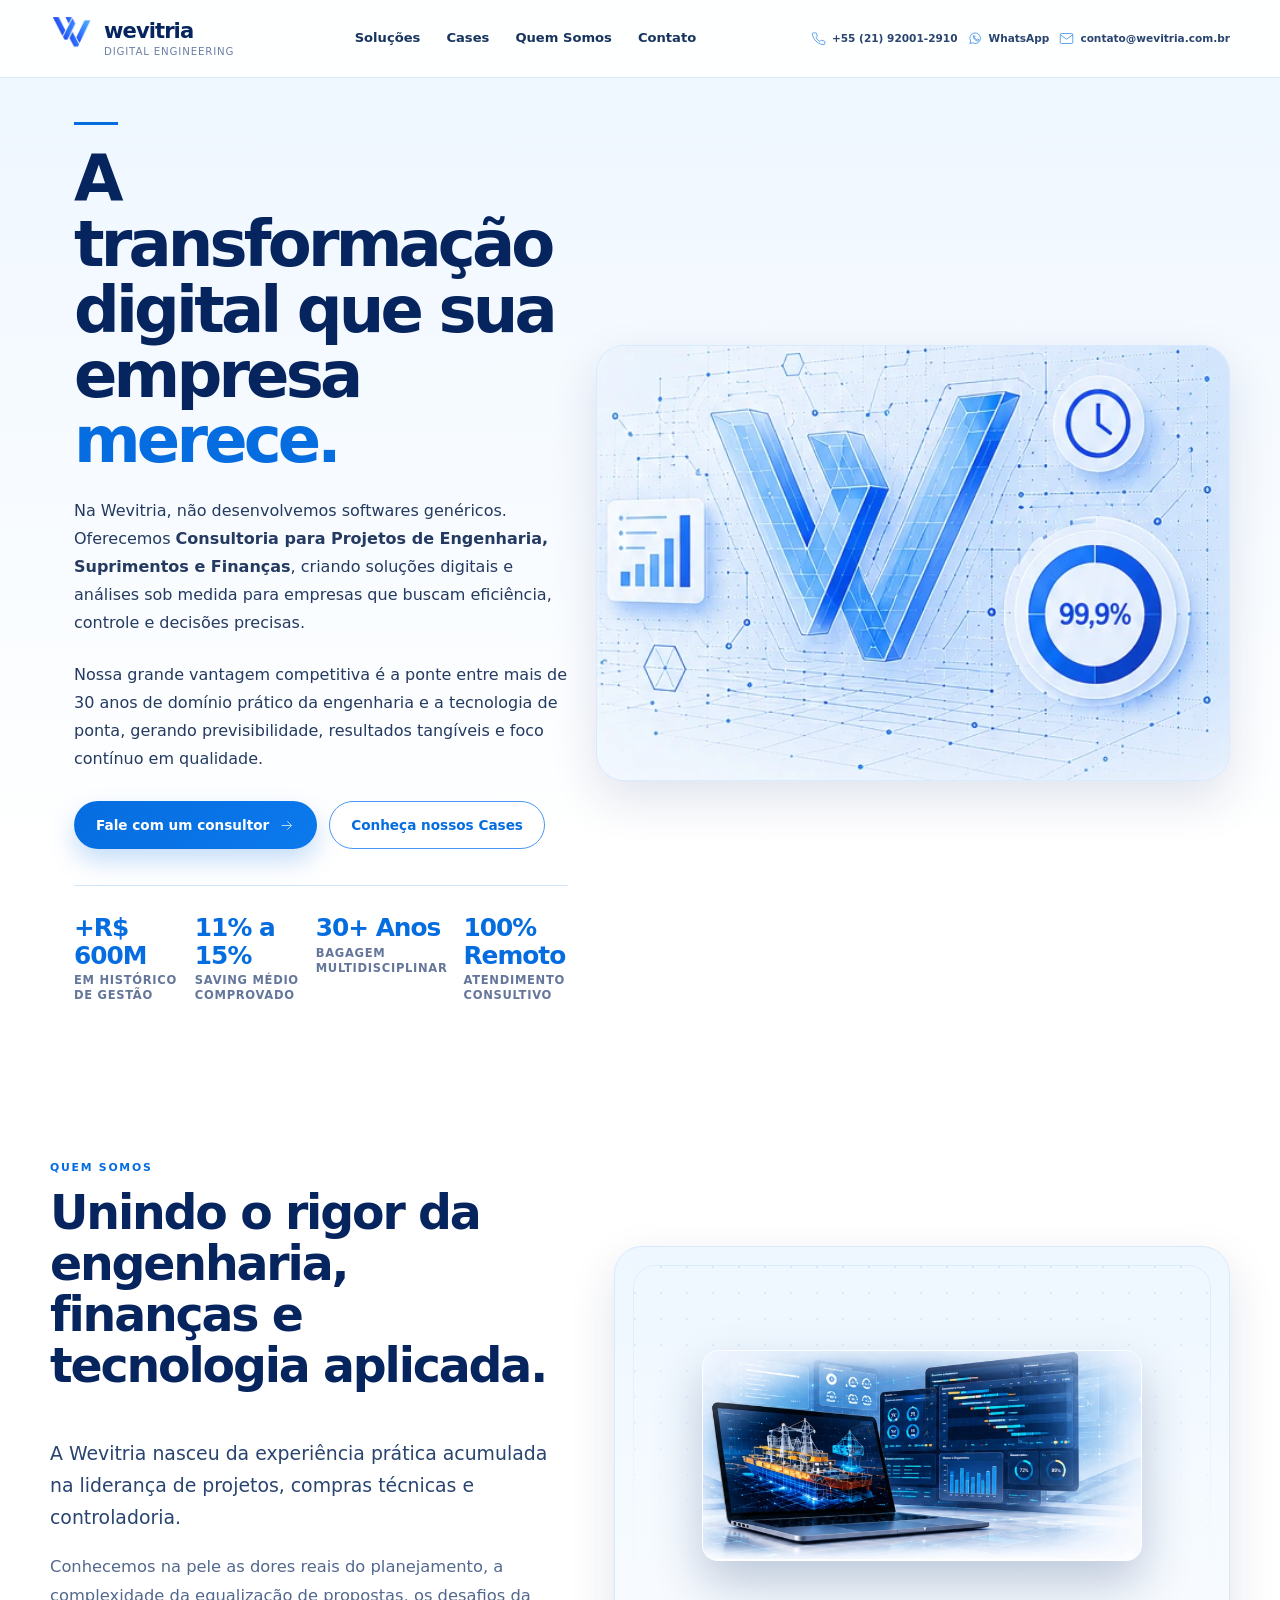
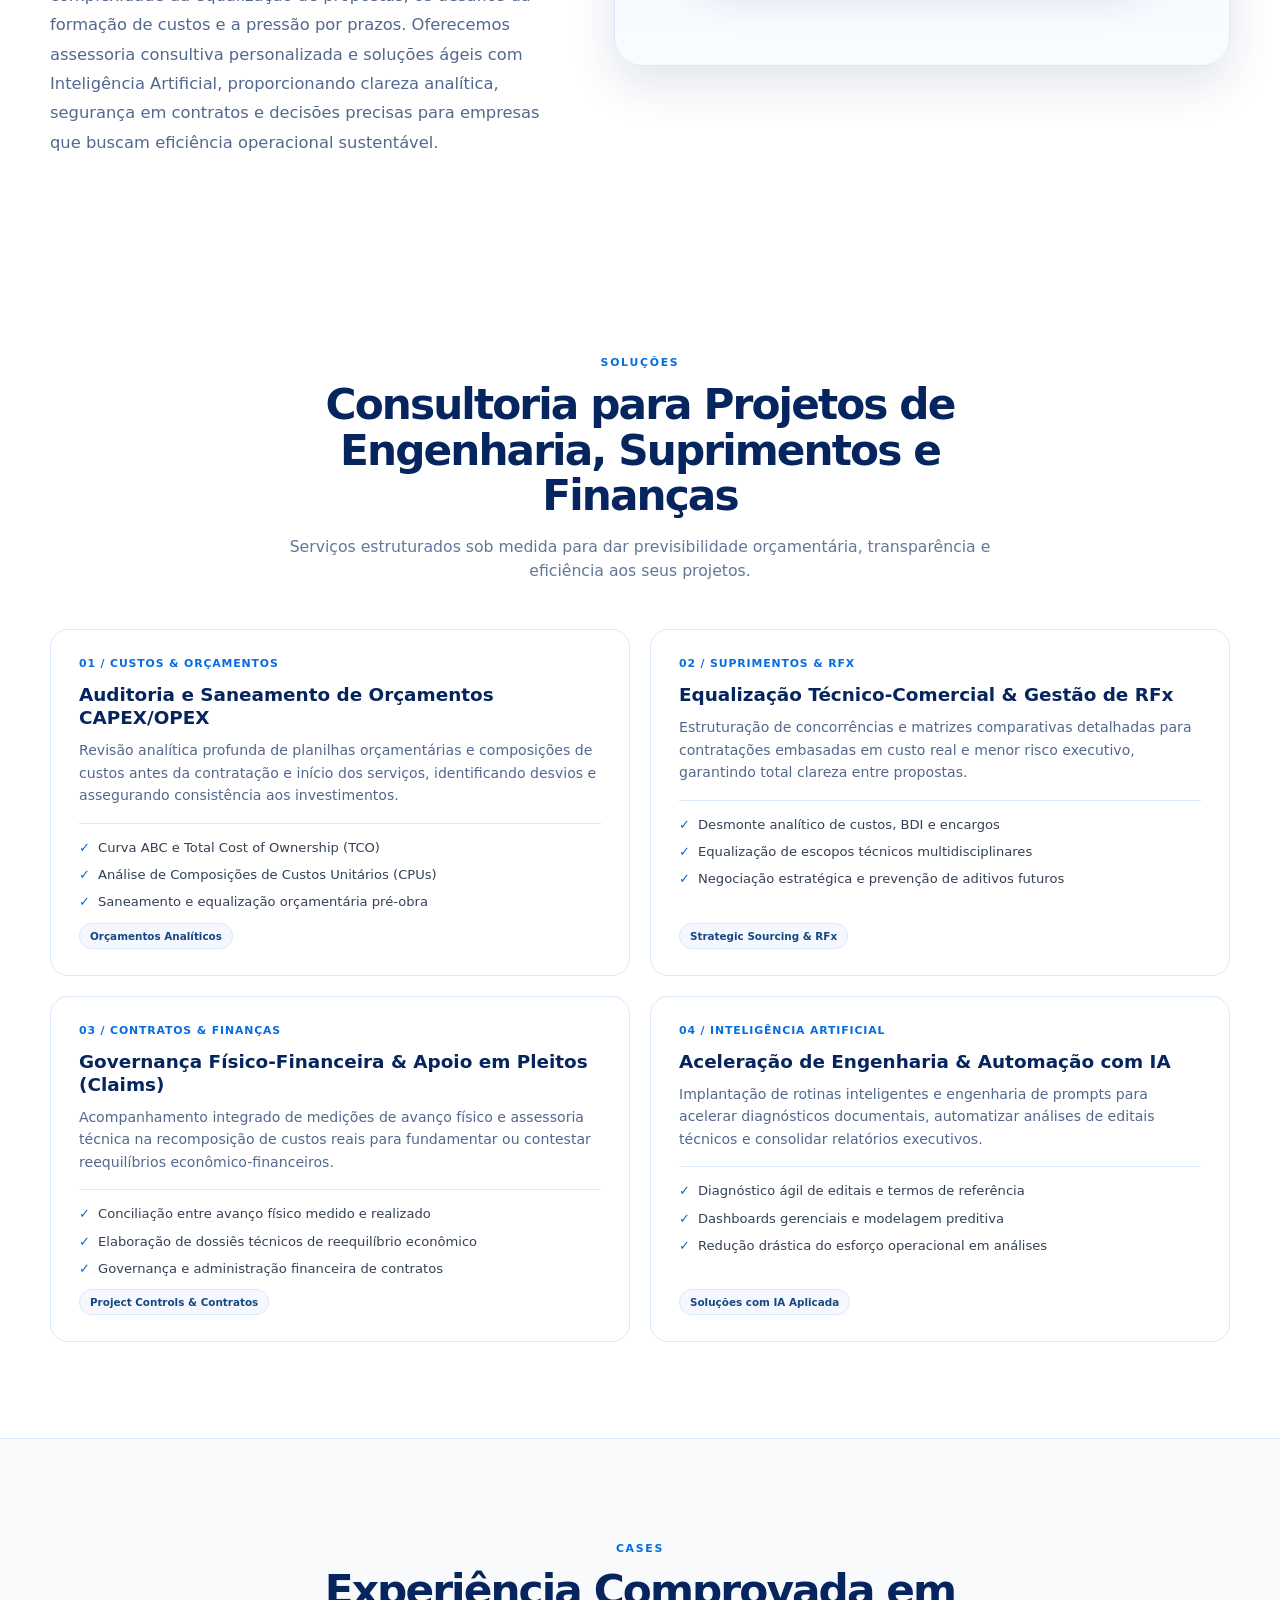
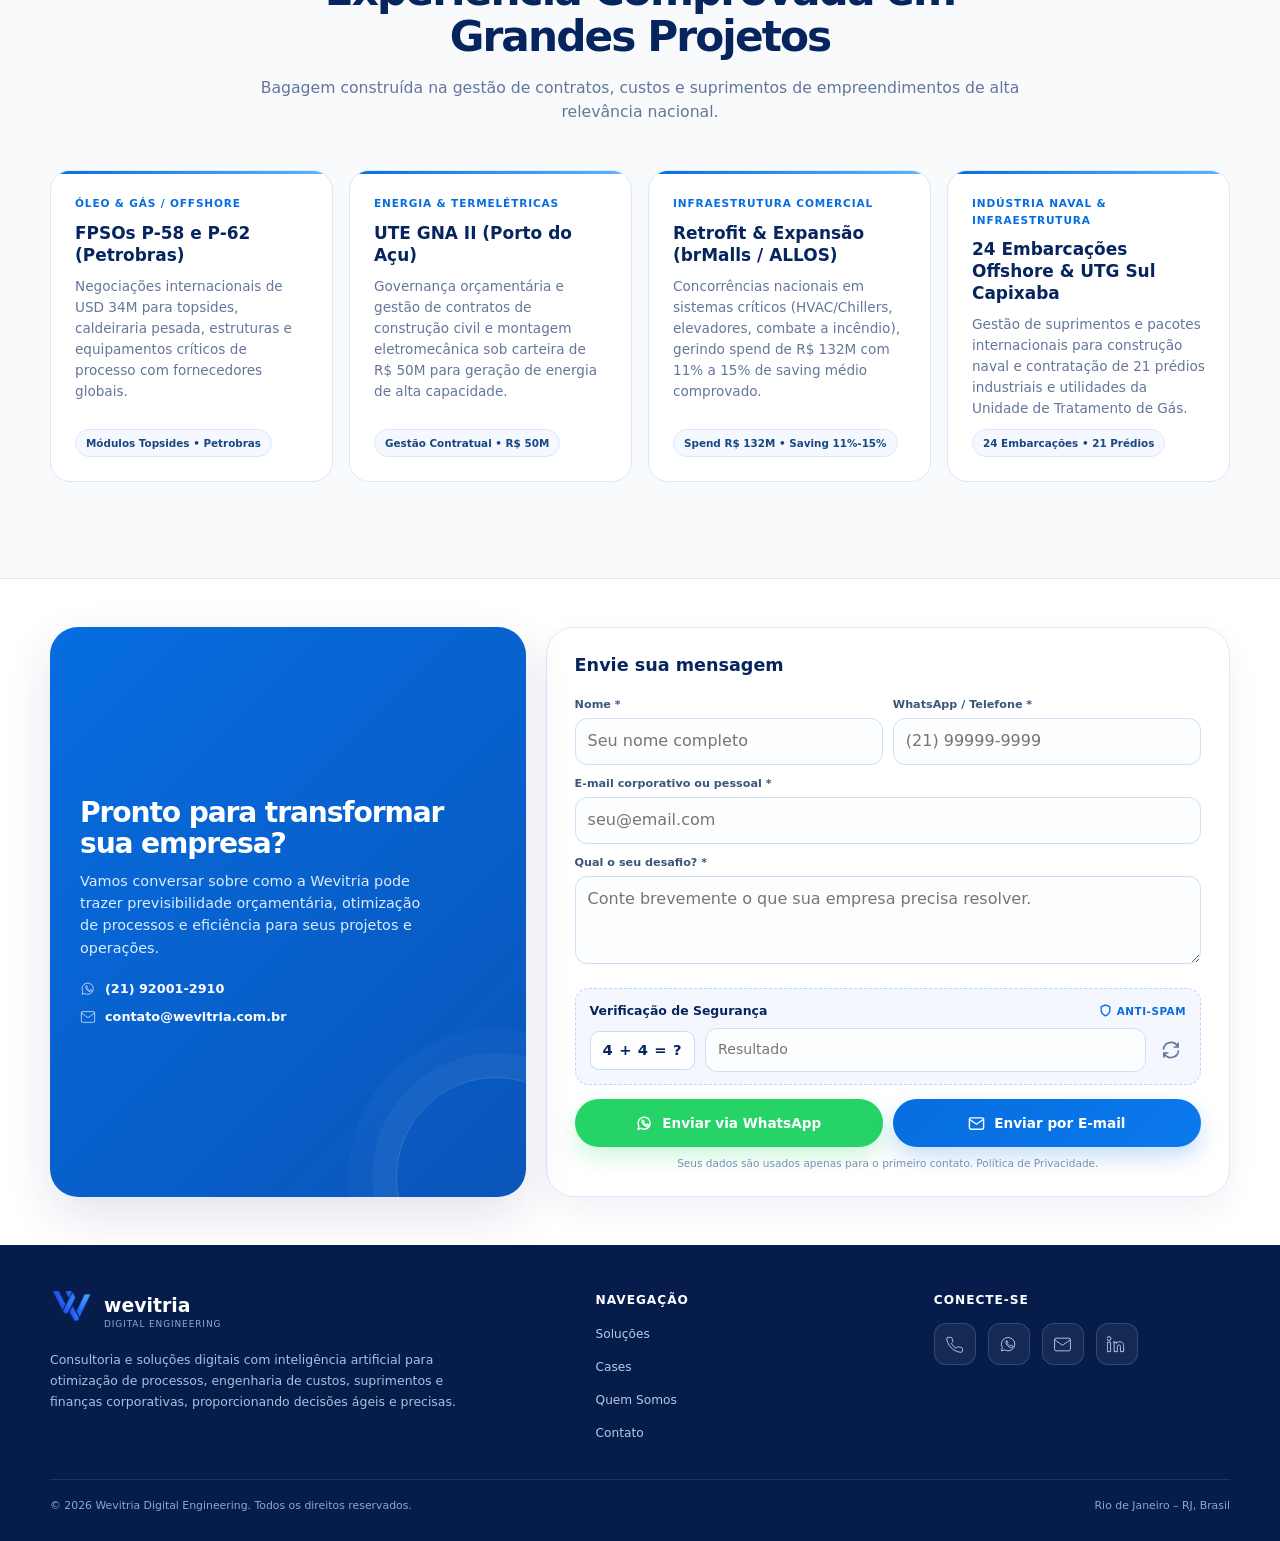
<file: index.html>
<!DOCTYPE html>
<html lang="pt-BR">
<head>
  <meta http-equiv="Content-Type" content="text/html; charset=UTF-8">
  <meta name="viewport" content="width=device-width, initial-scale=1.0">
  <meta name="theme-color" content="#066DE0">
  <meta name="description" content="Wevitria — Consultoria para Projetos de Engenharia, Suprimentos e Finanças, com soluções analíticas e Inteligência Artificial aplicada.">
  <meta property="og:title" content="Wevitria | Consultoria para Projetos de Engenharia, Suprimentos e Finanças">
  <meta property="og:description" content="Previsibilidade, eficiência e inteligência analítica em custos, suprimentos estratégicos e gestão financeira. Mais de R$ 600M em histórico de gestão.">
  <meta property="og:type" content="website">
  <title>Wevitria | Consultoria para Projetos de Engenharia, Suprimentos e Finanças</title>
  <link rel="stylesheet" href="assets/css/style.css">
  <link rel="canonical" href="https://wevitria.com.br/">
  <meta name="robots" content="index, follow">
  <link rel="icon" href="https://wevitria.com.br/assets/images/favicon.ico" sizes="any">
  <link rel="icon" type="image/png" sizes="32x32" href="https://wevitria.com.br/assets/images/favicon-32.png">
  <link rel="apple-touch-icon" href="https://wevitria.com.br/assets/images/apple-touch-icon.png">
  <link rel="manifest" href="https://wevitria.com.br/manifest.json">
  <meta property="og:locale" content="pt_BR">
  <meta property="og:url" content="https://wevitria.com.br/">
  <meta property="og:image" content="https://wevitria.com.br/assets/images/hero.webp">
  <meta property="og:image:alt" content="Wevitria — Consultoria para Projetos de Engenharia, Suprimentos e Finanças">
  <meta property="og:image:type" content="image/webp">
  <meta property="og:image:width" content="545">
  <meta property="og:image:height" content="375">
  <meta name="twitter:card" content="summary_large_image">
  <meta name="twitter:title" content="Wevitria | Consultoria para Projetos de Engenharia, Suprimentos e Finanças">
  <meta name="twitter:description" content="Consultoria especializada em Engenharia, Suprimentos, Finanças Corporativas e Inteligência Artificial Aplicada.">
  <meta name="twitter:image" content="https://wevitria.com.br/assets/images/hero.webp">
  <!-- Google tag (gtag.js) -->
  <script async src="https://www.googletagmanager.com/gtag/js?id=G-YCBYRP9P56"></script>
  <script>
    window.dataLayer = window.dataLayer || [];
    function gtag(){dataLayer.push(arguments);}
    gtag('js', new Date());
    gtag('config', 'G-YCBYRP9P56');
  </script>
  <script type="application/ld+json">
  {
    "@context": "https://schema.org",
    "@type": "Organization",
    "name": "Wevitria",
    "url": "https://wevitria.com.br/",
    "logo": "https://wevitria.com.br/assets/images/logo.webp",
    "email": "contato@wevitria.com.br",
    "telephone": "+55-21-92001-2910",
    "sameAs": ["https://www.linkedin.com/company/wevitria/"],
    "contactPoint": [{
      "@type": "ContactPoint",
      "telephone": "+55-21-92001-2910",
      "contactType": "customer service",
      "email": "contato@wevitria.com.br",
      "availableLanguage": ["pt-BR"]
    }]
  }
  </script>
  <link rel="stylesheet" href="assets/css/mobile-nav.css">

  <style>
    /* Estilos refinados no design system da Opção B */
    .proof-strip {
      display: grid;
      grid-template-columns: repeat(4, 1fr);
      gap: 16px;
      margin-top: 36px;
      padding-top: 28px;
      border-top: 1px solid rgba(6, 109, 224, 0.18);
    }
    .proof-cell {
      display: flex;
      flex-direction: column;
      gap: 4px;
    }
    .proof-num {
      font-size: 1.55rem;
      font-weight: 850;
      color: var(--blue);
      letter-spacing: -0.04em;
      line-height: 1.1;
    }
    .proof-lbl {
      font-size: 0.72rem;
      font-weight: 750;
      text-transform: uppercase;
      letter-spacing: 0.06em;
      color: var(--muted);
      line-height: 1.35;
    }

    /* Cards da Seção Soluções com a linguagem de design da Opção B */
    .services-grid-opb {
      display: grid;
      grid-template-columns: repeat(2, 1fr);
      gap: 20px;
      margin-top: 28px;
    }
    .service-card-opb {
      background: #fff;
      border: 1px solid var(--line);
      border-radius: 18px;
      padding: 26px 28px;
      display: flex;
      flex-direction: column;
      gap: 10px;
      transition: transform 0.2s, box-shadow 0.2s;
    }
    .service-card-opb:hover {
      transform: translateY(-2px);
      box-shadow: 0 12px 28px rgba(6, 37, 95, 0.08);
      border-color: #bad8fc;
    }
    .service-tag-opb {
      font-size: 0.68rem;
      font-weight: 850;
      letter-spacing: 0.08em;
      text-transform: uppercase;
      color: var(--blue);
    }
    .service-card-opb h3 {
      font-size: 1.15rem;
      font-weight: 800;
      color: var(--navy);
      line-height: 1.25;
    }
    .service-card-opb p {
      font-size: 0.88rem;
      color: #53688e;
      line-height: 1.6;
    }
    .service-list-opb {
      list-style: none;
      padding: 0;
      margin: 6px 0 0;
      border-top: 1px solid var(--line);
      padding-top: 14px;
      display: flex;
      flex-direction: column;
      gap: 7px;
    }
    .service-list-opb li {
      font-size: 0.82rem;
      color: #334155;
      display: flex;
      align-items: center;
      gap: 8px;
    }
    .service-list-opb li::before {
      content: "✓";
      color: var(--blue);
      font-weight: 800;
    }
    .service-badge-opb {
      display: inline-flex;
      align-self: flex-start;
      margin-top: auto;
      padding: 4px 10px;
      border-radius: 999px;
      background: var(--soft);
      border: 1px solid #d9e8fb;
      font-size: 0.65rem;
      font-weight: 800;
      color: #174780;
    }

    /* Cases com borda superior e badges refinadas */
    .cases-grid {
      display: grid;
      grid-template-columns: repeat(4, 1fr);
      gap: 16px;
    }
    .case-card {
      background: #fff;
      border: 1px solid var(--line);
      border-radius: 20px;
      padding: 24px;
      display: flex;
      flex-direction: column;
      gap: 10px;
      position: relative;
      overflow: hidden;
      transition: transform 0.2s, box-shadow 0.2s;
    }
    .case-card:hover {
      transform: translateY(-3px);
      box-shadow: var(--shadow);
      border-color: #abcffb;
    }
    .case-card::before {
      content: "";
      position: absolute;
      top: 0; left: 0; right: 0;
      height: 3px;
      background: linear-gradient(90deg, var(--blue), var(--cyan));
    }
    .case-tag {
      font-size: 0.66rem;
      font-weight: 850;
      text-transform: uppercase;
      letter-spacing: 0.08em;
      color: var(--blue);
    }
    .case-card h3 {
      font-size: 1.06rem;
      font-weight: 800;
      color: var(--navy);
      line-height: 1.3;
    }
    .case-card p {
      font-size: 0.85rem;
      color: var(--muted);
      line-height: 1.55;
    }
    .case-badge {
      display: inline-flex;
      align-self: flex-start;
      margin-top: auto;
      padding: 5px 10px;
      border-radius: 999px;
      background: var(--soft);
      border: 1px solid #d9e8fb;
      font-size: 0.65rem;
      font-weight: 800;
      color: #174780;
    }

    @media (max-width: 900px) {
      .proof-strip {
        grid-template-columns: repeat(2, 1fr);
      }
      .services-grid-opb {
        grid-template-columns: 1fr;
      }
      .cases-grid {
        grid-template-columns: repeat(2, 1fr);
      }
    }
    @media (max-width: 600px) {
      .proof-strip {
        grid-template-columns: 1fr 1fr;
        gap: 12px;
      }
      .cases-grid {
        grid-template-columns: 1fr;
      }
    }
    /* Estilos do formulário enriquecido (Captcha, Validação em PT-BR, Ações Duplas e Feedback) */
    .field-error-msg {
      font-size: 0.72rem;
      color: #dc2626;
      font-weight: 600;
      margin-top: 4px;
      display: none;
    }
    .field.has-error input,
    .field.has-error textarea {
      border-color: #ef4444 !important;
      background-color: #fffbfa !important;
    }
    .field.has-error .field-error-msg {
      display: block;
    }

    .captcha-box {
      background: #f4f8fe;
      border: 1px dashed #b9d7fb;
      border-radius: 14px;
      padding: 12px 14px;
      margin-top: 6px;
    }
    .captcha-label {
      display: flex;
      align-items: center;
      justify-content: space-between;
      gap: 10px;
      font-size: 0.78rem;
      font-weight: 700;
      color: var(--navy);
      margin-bottom: 8px;
    }
    .captcha-badge {
      display: inline-flex;
      align-items: center;
      gap: 5px;
      font-size: 0.65rem;
      font-weight: 800;
      color: var(--blue);
      text-transform: uppercase;
      letter-spacing: 0.05em;
    }
    .captcha-row {
      display: flex;
      align-items: center;
      gap: 10px;
    }
    .captcha-question {
      background: #fff;
      border: 1px solid #c8ddf7;
      padding: 7px 12px;
      border-radius: 9px;
      font-weight: 800;
      font-size: 0.92rem;
      color: var(--navy);
      letter-spacing: 0.04em;
      white-space: nowrap;
      user-select: none;
    }
    .captcha-input {
      flex: 1;
      border: 1px solid #cfe0f5;
      border-radius: 9px;
      padding: 8px 10px;
      font-size: 0.88rem;
      background: #fff;
      color: var(--ink);
      outline: none;
      transition: border-color 0.2s, box-shadow 0.2s;
    }
    .captcha-input:focus {
      border-color: var(--blue);
      box-shadow: 0 0 0 3px rgba(6, 109, 224, 0.12);
    }
    .captcha-refresh-btn {
      background: none;
      border: none;
      color: #64769a;
      cursor: pointer;
      padding: 6px;
      border-radius: 6px;
      display: flex;
      align-items: center;
      transition: color 0.2s, background 0.2s;
    }
    .captcha-refresh-btn:hover {
      color: var(--blue);
      background: #e6f0fd;
    }

    .form-actions-dual {
      display: grid;
      grid-template-columns: 1fr 1fr;
      gap: 10px;
      margin-top: 14px;
    }
    .btn-action-wa {
      background: #25d366;
      color: #fff;
      border: none;
      box-shadow: 0 10px 22px rgba(37, 211, 102, 0.22);
      font-weight: 800;
    }
    .btn-action-wa:hover {
      background: #20bd5a;
      transform: translateY(-2px);
      box-shadow: 0 14px 26px rgba(37, 211, 102, 0.28);
    }
    .btn-action-email {
      background: linear-gradient(135deg, var(--blue), #0b79ec);
      color: #fff;
      border: none;
      box-shadow: 0 10px 22px rgba(6, 109, 224, 0.22);
      font-weight: 800;
    }
    .btn-action-email:hover {
      transform: translateY(-2px);
      box-shadow: 0 14px 26px rgba(6, 109, 224, 0.28);
    }

    /* Modal / Banner de Confirmação */
    .form-success-banner {
      display: none;
      background: #ecfdf5;
      border: 1px solid #a7f3d0;
      border-radius: 14px;
      padding: 16px;
      margin-top: 14px;
      animation: fadeIn 0.3s ease;
    }
    .form-success-banner.active {
      display: flex;
      gap: 12px;
      align-items: flex-start;
    }
    .form-success-icon {
      width: 24px;
      height: 24px;
      color: #059669;
      flex-shrink: 0;
      margin-top: 2px;
    }
    .form-success-text h4 {
      font-size: 0.95rem;
      font-weight: 800;
      color: #065f46;
      margin-bottom: 3px;
    }
    .form-success-text p {
      font-size: 0.82rem;
      color: #047857;
      line-height: 1.45;
    }

    @keyframes fadeIn {
      from { opacity: 0; transform: translateY(-6px); }
      to { opacity: 1; transform: translateY(0); }
    }

    @media (max-width: 600px) {
      .form-actions-dual {
        grid-template-columns: 1fr;
      }
    }
  </style>
</head>
<body>
  <a class="skip" href="#conteudo">Pular para o conteúdo</a>
  <header class="site-header scrolled" id="main-header">
    <div class="container header-inner">
      <a class="brand" href="#topo" aria-label="wevitria — início">
        <img src="assets/images/logo.webp" alt="Logo Wevitria" width="647" height="764" decoding="async">
        <span class="brand-copy"><strong>wevitria</strong><span>Digital Engineering</span></span>
      </a>
      <nav class="main-nav" id="main-nav" aria-label="Navegação principal" aria-hidden="false">
        <ul>
          <li><a href="#solucoes">Soluções</a></li>
          <li><a href="#cases">Cases</a></li>
          <li><a href="#quem-somos">Quem Somos</a></li>
          <li><a href="#contato">Contato</a></li>
        </ul>
      </nav>
      <div class="header-contact" aria-label="Contatos">
        <a href="tel:+5521920012910" title="Telefone">
          <svg viewBox="0 0 24 24" fill="none" stroke="currentColor" aria-hidden="true" focusable="false"><path d="M22 16.92v3a2 2 0 0 1-2.18 2 19.8 19.8 0 0 1-8.63-3.07 19.5 19.5 0 0 1-6-6A19.8 19.8 0 0 1 2.12 5.2 2 2 0 0 1 4.11 3h3a2 2 0 0 1 2 1.72c.12.9.33 1.78.62 2.63a2 2 0 0 1-.45 2.11L8 10.73a16 16 0 0 0 6 6l1.27-1.27a2 2 0 0 1 2.11-.45c.85.29 1.73.5 2.63.62A2 2 0 0 1 22 16.92z"></path></svg>+55 (21) 92001-2910
        </a>
        <a href="https://api.whatsapp.com/send?phone=5521920012910&amp;text=Ol%C3%A1%2C%20gostaria%20de%20mais%20informa%C3%A7%C3%B5es" target="_blank" rel="noopener noreferrer" title="WhatsApp">
          <svg viewBox="0 0 24 24" fill="none" stroke="currentColor" aria-hidden="true" focusable="false"><path d="M20 11.5a8.5 8.5 0 0 1-12.8 7.37L3 20l1.18-4.07A8.5 8.5 0 1 1 20 11.5Z"></path><path d="M8.7 7.8c.2-.45.42-.46.78-.46h.5c.18 0 .4.08.5.38l.65 1.55c.1.23.06.42-.08.6l-.45.55c-.12.15-.2.3-.08.52.2.38.7 1.13 1.45 1.82.87.8 1.6 1.05 1.95 1.2.22.1.35.08.48-.08l.7-.83c.14-.17.32-.2.55-.1l1.47.7c.24.12.4.18.46.3.06.12.06.67-.16 1.13-.22.46-1.04.88-1.44.94-.37.06-.85.09-1.38-.08-.32-.1-.73-.24-1.25-.48-2.2-.95-3.64-3.1-3.75-3.25-.1-.14-.9-1.2-.9-2.3 0-1.1.56-1.64.8-1.89Z"></path></svg>WhatsApp
        </a>
        <a href="mailto:contato@wevitria.com.br" title="E-mail">
          <svg viewBox="0 0 24 24" fill="none" stroke="currentColor" aria-hidden="true" focusable="false"><path d="M4 4h16a2 2 0 0 1 2 2v12a2 2 0 0 1-2 2H4a2 2 0 0 1-2-2V6a2 2 0 0 1 2-2Z"></path><path d="m22 6-10 7L2 6"></path></svg>contato@wevitria.com.br
        </a>
      </div>
      <button class="menu-toggle" id="menu-toggle" type="button" aria-label="Abrir menu" aria-expanded="false" aria-controls="main-nav"><svg width="20" height="20" viewBox="0 0 24 24" fill="none" stroke="currentColor" stroke-width="2" aria-hidden="true" focusable="false"><path d="M4 6h16M4 12h16M4 18h16"></path></svg></button>
    </div>
  </header>

  <main id="conteudo">
    <!-- HERO SECTION -->
    <section class="hero" id="topo">
      <div class="container hero-grid">
        <div class="hero-copy reveal pending visible">
          <h1>A transformação digital que sua empresa <span class="accent">merece.</span></h1>
          <p class="hero-lead">Na Wevitria, não desenvolvemos softwares genéricos. Oferecemos <strong>Consultoria para Projetos de Engenharia, Suprimentos e Finanças</strong>, criando soluções digitais e análises sob medida para empresas que buscam eficiência, controle e decisões precisas.</p>
          <p class="hero-lead">Nossa grande vantagem competitiva é a ponte entre mais de 30 anos de domínio prático da engenharia e a tecnologia de ponta, gerando previsibilidade, resultados tangíveis e foco contínuo em qualidade.</p>
          <div class="hero-actions">
            <a class="btn btn-primary" href="#contato">Fale com um consultor <svg viewBox="0 0 24 24" fill="none" stroke="currentColor" aria-hidden="true" focusable="false"><path d="M5 12h14M13 6l6 6-6 6"></path></svg></a>
            <a class="btn btn-outline" href="#cases">Conheça nossos Cases</a>
          </div>

          <!-- Barra de Métricas Integrada (Opção B) -->
          <div class="proof-strip">
            <div class="proof-cell">
              <span class="proof-num">+R$ 600M</span>
              <span class="proof-lbl">Em Histórico de Gestão</span>
            </div>
            <div class="proof-cell">
              <span class="proof-num">11% a 15%</span>
              <span class="proof-lbl">Saving Médio Comprovado</span>
            </div>
            <div class="proof-cell">
              <span class="proof-num">30+ Anos</span>
              <span class="proof-lbl">Bagagem Multidisciplinar</span>
            </div>
            <div class="proof-cell">
              <span class="proof-num">100% Remoto</span>
              <span class="proof-lbl">Atendimento Consultivo</span>
            </div>
          </div>
        </div>
        <div class="hero-visual reveal pending visible" aria-label="Visual tecnológico Wevitria">
          <img src="assets/images/hero.webp" alt="Visual tecnológico da Wevitria com a marca, dados e indicador 99,9%" loading="eager" width="1024" height="1024">
        </div>
      </div>
    </section>

    <!-- QUEM SOMOS SECTION -->
    <section class="section" id="quem-somos">
      <div class="container">
        <div class="about-grid">
          <div class="about-copy reveal pending visible">
            <div class="section-heading"><span class="eyebrow">Quem somos</span><h2>Unindo o rigor da engenharia, finanças e tecnologia aplicada.</h2></div>
            <p class="lead">A Wevitria nasceu da experiência prática acumulada na liderança de projetos, compras técnicas e controladoria.</p>
            <p>Conhecemos na pele as dores reais do planejamento, a complexidade da equalização de propostas, os desafios da formação de custos e a pressão por prazos. Oferecemos assessoria consultiva personalizada e soluções ágeis com Inteligência Artificial, proporcionando clareza analítica, segurança em contratos e decisões precisas para empresas que buscam eficiência operacional sustentável.</p>
          </div>
          <div class="about-visual reveal pending visible" aria-label="Wevitria aplicando engenharia e inteligência artificial">
            <div class="about-photo"><img src="assets/images/quem-somos.webp" alt="Soluções digitais da Wevitria para engenharia, dados e inteligência artificial" width="1536" height="733" loading="lazy" decoding="async"></div>
          </div>
        </div>
      </div>
    </section>

    <!-- SOLUÇÕES: CONSULTORIA PARA PROJETOS DE ENGENHARIA, SUPRIMENTOS E FINANÇAS -->
    <section class="section" id="solucoes">
      <div class="container">
        <div class="section-heading center reveal pending visible">
          <span class="eyebrow">Soluções</span>
          <h2>Consultoria para Projetos de Engenharia, Suprimentos e Finanças</h2>
          <p>Serviços estruturados sob medida para dar previsibilidade orçamentária, transparência e eficiência aos seus projetos.</p>
        </div>

        <div class="services-grid-opb">
          <!-- 01 / CUSTOS & ORÇAMENTOS -->
          <article class="service-card-opb reveal pending visible">
            <span class="service-tag-opb">01 / CUSTOS & ORÇAMENTOS</span>
            <h3>Auditoria e Saneamento de Orçamentos CAPEX/OPEX</h3>
            <p>Revisão analítica profunda de planilhas orçamentárias e composições de custos antes da contratação e início dos serviços, identificando desvios e assegurando consistência aos investimentos.</p>
            <ul class="service-list-opb">
              <li>Curva ABC e Total Cost of Ownership (TCO)</li>
              <li>Análise de Composições de Custos Unitários (CPUs)</li>
              <li>Saneamento e equalização orçamentária pré-obra</li>
            </ul>
            <span class="service-badge-opb">Orçamentos Analíticos</span>
          </article>

          <!-- 02 / SUPRIMENTOS & RFX -->
          <article class="service-card-opb reveal pending visible">
            <span class="service-tag-opb">02 / SUPRIMENTOS & RFX</span>
            <h3>Equalização Técnico-Comercial & Gestão de RFx</h3>
            <p>Estruturação de concorrências e matrizes comparativas detalhadas para contratações embasadas em custo real e menor risco executivo, garantindo total clareza entre propostas.</p>
            <ul class="service-list-opb">
              <li>Desmonte analítico de custos, BDI e encargos</li>
              <li>Equalização de escopos técnicos multidisciplinares</li>
              <li>Negociação estratégica e prevenção de aditivos futuros</li>
            </ul>
            <span class="service-badge-opb">Strategic Sourcing & RFx</span>
          </article>

          <!-- 03 / CONTRATOS & FINANÇAS -->
          <article class="service-card-opb reveal pending visible">
            <span class="service-tag-opb">03 / CONTRATOS & FINANÇAS</span>
            <h3>Governança Físico-Financeira & Apoio em Pleitos (Claims)</h3>
            <p>Acompanhamento integrado de medições de avanço físico e assessoria técnica na recomposição de custos reais para fundamentar ou contestar reequilíbrios econômico-financeiros.</p>
            <ul class="service-list-opb">
              <li>Conciliação entre avanço físico medido e realizado</li>
              <li>Elaboração de dossiês técnicos de reequilíbrio econômico</li>
              <li>Governança e administração financeira de contratos</li>
            </ul>
            <span class="service-badge-opb">Project Controls & Contratos</span>
          </article>

          <!-- 04 / INTELIGÊNCIA ARTIFICIAL -->
          <article class="service-card-opb reveal pending visible">
            <span class="service-tag-opb">04 / INTELIGÊNCIA ARTIFICIAL</span>
            <h3>Aceleração de Engenharia & Automação com IA</h3>
            <p>Implantação de rotinas inteligentes e engenharia de prompts para acelerar diagnósticos documentais, automatizar análises de editais técnicos e consolidar relatórios executivos.</p>
            <ul class="service-list-opb">
              <li>Diagnóstico ágil de editais e termos de referência</li>
              <li>Dashboards gerenciais e modelagem preditiva</li>
              <li>Redução drástica do esforço operacional em análises</li>
            </ul>
            <span class="service-badge-opb">Soluções com IA Aplicada</span>
          </article>
        </div>
      </div>
    </section>

    <!-- CASES E PORTFÓLIO DE PESO (OPÇÃO B COM BADGES) -->
    <section class="section soft" id="cases" style="background-color: #f8fafc; border-top: 1px solid var(--line); border-bottom: 1px solid var(--line);">
      <div class="container">
        <div class="section-heading center reveal pending visible">
          <span class="eyebrow">Cases</span>
          <h2>Experiência Comprovada em Grandes Projetos</h2>
          <p>Bagagem construída na gestão de contratos, custos e suprimentos de empreendimentos de alta relevância nacional.</p>
        </div>
        <div class="cases-grid">
          <article class="case-card reveal pending visible">
            <span class="case-tag">Óleo & Gás / Offshore</span>
            <h3>FPSOs P-58 e P-62 (Petrobras)</h3>
            <p>Negociações internacionais de USD 34M para topsides, caldeiraria pesada, estruturas e equipamentos críticos de processo com fornecedores globais.</p>
            <span class="case-badge">Módulos Topsides • Petrobras</span>
          </article>
          <article class="case-card reveal pending visible">
            <span class="case-tag">Energia & Termelétricas</span>
            <h3>UTE GNA II (Porto do Açu)</h3>
            <p>Governança orçamentária e gestão de contratos de construção civil e montagem eletromecânica sob carteira de R$ 50M para geração de energia de alta capacidade.</p>
            <span class="case-badge">Gestão Contratual • R$ 50M</span>
          </article>
          <article class="case-card reveal pending visible">
            <span class="case-tag">Infraestrutura Comercial</span>
            <h3>Retrofit & Expansão (brMalls / ALLOS)</h3>
            <p>Concorrências nacionais em sistemas críticos (HVAC/Chillers, elevadores, combate a incêndio), gerindo spend de R$ 132M com 11% a 15% de saving médio comprovado.</p>
            <span class="case-badge">Spend R$ 132M • Saving 11%-15%</span>
          </article>
          <article class="case-card reveal pending visible">
            <span class="case-tag">Indústria Naval & Infraestrutura</span>
            <h3>24 Embarcações Offshore & UTG Sul Capixaba</h3>
            <p>Gestão de suprimentos e pacotes internacionais para construção naval e contratação de 21 prédios industriais e utilidades da Unidade de Tratamento de Gás.</p>
            <span class="case-badge">24 Embarcações • 21 Prédios</span>
          </article>
        </div>
      </div>
    </section>

    <!-- CONTATO SECTION -->
    <section class="section contact-section" id="contato">
      <div class="container contact-shell">
        <div class="contact-panel reveal pending visible">
          <h2>Pronto para transformar sua empresa?</h2>
          <p>Vamos conversar sobre como a Wevitria pode trazer previsibilidade orçamentária, otimização de processos e eficiência para seus projetos e operações.</p>
          <div class="contact-links">
            <a href="https://api.whatsapp.com/send?phone=5521920012910&amp;text=Ol%C3%A1%2C%20gostaria%20de%20mais%20informa%C3%A7%C3%B5es" target="_blank" rel="noopener noreferrer">
              <svg viewBox="0 0 24 24" fill="none" stroke="currentColor" aria-hidden="true" focusable="false"><path d="M20 11.5a8.5 8.5 0 0 1-12.8 7.37L3 20l1.18-4.07A8.5 8.5 0 1 1 20 11.5Z"></path><path d="M8.7 7.8c.2-.45.42-.46.78-.46h.5c.18 0 .4.08.5.38l.65 1.55c.1.23.06.42-.08.6l-.45.55c-.12.15-.2.3-.08.52.2.38.7 1.13 1.45 1.82.87.8 1.6 1.05 1.95 1.2.22.1.35.08.48-.08l.7-.83c.14-.17.32-.2.55-.1l1.47.7c.24.12.4.18.46.3.06.12.06.67-.16 1.13-.22.46-1.04.88-1.44.94-.37.06-.85.09-1.38-.08-.32-.1-.73-.24-1.25-.48-2.2-.95-3.64-3.1-3.75-3.25-.1-.14-.9-1.2-.9-2.3 0-1.1.56-1.64.8-1.89Z"></path></svg>(21) 92001-2910
            </a>
            <a href="mailto:contato@wevitria.com.br">
              <svg viewBox="0 0 24 24" fill="none" stroke="currentColor" aria-hidden="true" focusable="false"><path d="M4 4h16a2 2 0 0 1 2 2v12a2 2 0 0 1-2 2H4a2 2 0 0 1-2-2V6a2 2 0 0 1 2-2Z"></path><path d="m22 6-10 7L2 6"></path></svg>contato@wevitria.com.br
            </a>
          </div>
        </div>
        <div class="form-panel reveal pending visible">
          <h3>Envie sua mensagem</h3>
          <form id="lead-form" novalidate>
            <div class="form-grid">
              <div class="field" id="field-nome">
                <label for="nome">Nome *</label>
                <input id="nome" name="nome" type="text" placeholder="Seu nome completo" autocomplete="name" required>
                <span class="field-error-msg" id="error-nome">Por favor, preencha seu nome.</span>
              </div>
              <div class="field" id="field-whatsapp">
                <label for="whatsapp">WhatsApp / Telefone *</label>
                <input id="whatsapp" name="whatsapp" type="tel" placeholder="(21) 99999-9999" autocomplete="tel" required>
                <span class="field-error-msg" id="error-whatsapp">Por favor, informe seu telefone com DDD.</span>
              </div>
              <div class="field full" id="field-email">
                <label for="email">E-mail corporativo ou pessoal *</label>
                <input id="email" name="email" type="email" placeholder="seu@email.com" autocomplete="email" required>
                <span class="field-error-msg" id="error-email">Por favor, informe um endereço de e-mail válido.</span>
              </div>
              <div class="field full" id="field-desafio">
                <label for="desafio">Qual o seu desafio? *</label>
                <textarea id="desafio" name="desafio" placeholder="Conte brevemente o que sua empresa precisa resolver." required></textarea>
                <span class="field-error-msg" id="error-desafio">Por favor, descreva brevemente sua necessidade.</span>
              </div>

              <!-- Captcha de Verificação Anti-spam -->
              <div class="field full" id="field-captcha">
                <div class="captcha-box">
                  <div class="captcha-label">
                    <span>Verificação de Segurança</span>
                    <span class="captcha-badge">
                      <svg width="13" height="13" viewBox="0 0 24 24" fill="none" stroke="currentColor" stroke-width="2.5"><path d="M12 22s8-4 8-10V5l-8-3-8 3v7c0 6 8 10 8 10z"/></svg>
                      Anti-spam
                    </span>
                  </div>
                  <div class="captcha-row">
                    <span class="captcha-question" id="captcha-question">Quanto é ... ?</span>
                    <input class="captcha-input" id="captcha-input" name="captcha" type="text" inputmode="numeric" placeholder="Resultado" autocomplete="off" required>
                    <button type="button" class="captcha-refresh-btn" id="captcha-refresh" title="Gerar novo cálculo" aria-label="Gerar novo cálculo">
                      <svg width="18" height="18" viewBox="0 0 24 24" fill="none" stroke="currentColor" stroke-width="2.2"><path d="M21.5 2v6h-6M2.5 22v-6h6M2 11.5a10 10 0 0 1 18.8-4.3M22 12.5a10 10 0 0 1-18.8 4.2"/></svg>
                    </button>
                  </div>
                  <span class="field-error-msg" id="error-captcha">Resposta incorreta. Por favor, calcule novamente.</span>
                </div>
              </div>
            </div>

            <!-- Botões de Ação Dupla: WhatsApp ou Enviar por E-mail -->
            <div class="form-actions-dual">
              <button class="btn btn-action-wa" id="btn-submit-whatsapp" type="button">
                <svg width="18" height="18" viewBox="0 0 24 24" fill="none" stroke="currentColor" stroke-width="2"><path d="M20 11.5a8.5 8.5 0 0 1-12.8 7.37L3 20l1.18-4.07A8.5 8.5 0 1 1 20 11.5Z"/><path d="M8.7 7.8c.2-.45.42-.46.78-.46h.5c.18 0 .4.08.5.38l.65 1.55c.1.23.06.42-.08.6l-.45.55c-.12.15-.2.3-.08.52.2.38.7 1.13 1.45 1.82.87.8 1.6 1.05 1.95 1.2.22.1.35.08.48-.08l.7-.83c.14-.17.32-.2.55-.1l1.47.7c.24.12.4.18.46.3.06.12.06.67-.16 1.13-.22.46-1.04.88-1.44.94-.37.06-.85.09-1.38-.08-.32-.1-.73-.24-1.25-.48-2.2-.95-3.64-3.1-3.75-3.25-.1-.14-.9-1.2-.9-2.3 0-1.1.56-1.64.8-1.89Z"/></svg>
                Enviar via WhatsApp
              </button>
              <button class="btn btn-action-email" id="btn-submit-email" type="button">
                <svg width="18" height="18" viewBox="0 0 24 24" fill="none" stroke="currentColor" stroke-width="2"><path d="M4 4h16a2 2 0 0 1 2 2v12a2 2 0 0 1-2 2H4a2 2 0 0 1-2-2V6a2 2 0 0 1 2-2Z"/><path d="m22 6-10 7L2 6"/></svg>
                Enviar por E-mail
              </button>
            </div>

            <!-- Banner de Confirmação e Sucesso -->
            <div class="form-success-banner" id="form-success">
              <svg class="form-success-icon" viewBox="0 0 24 24" fill="none" stroke="currentColor" stroke-width="2.5"><path d="M22 11.08V12a10 10 0 1 1-5.93-9.14"/><polyline points="22 4 12 14.01 9 11.01"/></svg>
              <div class="form-success-text">
                <h4 id="success-title">Mensagem enviada com sucesso!</h4>
                <p id="success-desc">Recebemos sua solicitação. Nosso time de especialistas entrará em contato em breve.</p>
              </div>
            </div>

            <p class="form-note">Seus dados são usados apenas para o primeiro contato. <a href="privacidade.html">Política de Privacidade</a>.</p>
            <noscript><p class="form-fallback">O envio automático depende do JavaScript. <a href="https://api.whatsapp.com/send?phone=5521920012910&text=Ol%C3%A1%2C%20gostaria%20de%20mais%20informa%C3%A7%C3%B5es" target="_blank" rel="noopener noreferrer">Abrir WhatsApp</a></p></noscript>
          </form>
        </div>
      </div>
    </section>
  </main>

  <!-- FOOTER SECTION -->
  <footer class="site-footer">
    <div class="container">
      <div class="footer-grid">
        <div>
          <a class="footer-brand" href="#topo">
            <img src="assets/images/logo.webp" alt="Logo Wevitria" width="647" height="764" decoding="async">
            <span class="footer-brand-copy"><strong>wevitria</strong><small>Digital Engineering</small></span>
          </a>
          <p class="footer-copy">Consultoria e soluções digitais com inteligência artificial para otimização de processos, engenharia de custos, suprimentos e finanças corporativas, proporcionando decisões ágeis e precisas.</p>
        </div>
        <div class="footer-col">
          <h4>Navegação</h4>
          <ul>
            <li><a href="#solucoes">Soluções</a></li>
            <li><a href="#cases">Cases</a></li>
            <li><a href="#quem-somos">Quem Somos</a></li>
            <li><a href="#contato">Contato</a></li>
          </ul>
        </div>
        <div class="footer-col footer-contact-icons">
          <h4>Conecte-se</h4>
          <div class="footer-icons">
            <a href="tel:+5521920012910" aria-label="Telefone" title="Telefone"><svg viewBox="0 0 24 24" fill="none" stroke="currentColor" aria-hidden="true" focusable="false"><path d="M22 16.92v3a2 2 0 0 1-2.18 2 19.8 19.8 0 0 1-8.63-3.07 19.5 19.5 0 0 1-6-6A19.8 19.8 0 0 1 2.12 5.2 2 2 0 0 1 4.11 3h3a2 2 0 0 1 2 1.72c.12.9.33 1.78.62 2.63a2 2 0 0 1-.45 2.11L8 10.73a16 16 0 0 0 6 6l1.27-1.27a2 2 0 0 1 2.11-.45c.85.29 1.73.5 2.63.62A2 2 0 0 1 22 16.92z"></path></svg></a>
            <a href="https://api.whatsapp.com/send?phone=5521920012910&amp;text=Ol%C3%A1%2C%20gostaria%20de%20mais%20informa%C3%A7%C3%B5es" target="_blank" rel="noopener noreferrer" aria-label="WhatsApp" title="WhatsApp"><svg viewBox="0 0 24 24" fill="none" stroke="currentColor" aria-hidden="true" focusable="false"><path d="M20 11.5a8.5 8.5 0 0 1-12.8 7.37L3 20l1.18-4.07A8.5 8.5 0 1 1 20 11.5Z"></path><path d="M8.7 7.8c.2-.45.42-.46.78-.46h.5c.18 0 .4.08.5.38l.65 1.55c.1.23.06.42-.08.6l-.45.55c-.12.15-.2.3-.08.52.2.38.7 1.13 1.45 1.82.87.8 1.6 1.05 1.95 1.2.22.1.35.08.48-.08l.7-.83c.14-.17.32-.2.55-.1l1.47.7c.24.12.4.18.46.3.06.12.06.67-.16 1.13-.22.46-1.04.88-1.44.94-.37.06-.85.09-1.38-.08-.32-.1-.73-.24-1.25-.48-2.2-.95-3.64-3.1-3.75-3.25-.1-.14-.9-1.2-.9-2.3 0-1.1.56-1.64.8-1.89Z"></path></svg></a>
            <a href="mailto:contato@wevitria.com.br" aria-label="E-mail" title="E-mail"><svg viewBox="0 0 24 24" fill="none" stroke="currentColor" aria-hidden="true" focusable="false"><path d="M4 4h16a2 2 0 0 1 2 2v12a2 2 0 0 1-2 2H4a2 2 0 0 1-2-2V6a2 2 0 0 1 2-2Z"></path><path d="m22 6-10 7L2 6"></path></svg></a>
            <a href="https://www.linkedin.com/company/wevitria/" target="_blank" rel="noopener noreferrer" aria-label="LinkedIn" title="LinkedIn"><svg viewBox="0 0 24 24" fill="none" stroke="currentColor" aria-hidden="true" focusable="false"><path d="M5 4.5A2.5 2.5 0 1 1 0 4.5a2.5 2.5 0 0 1 5 0ZM.5 9h4V21h-4zM8 9h3.8v1.64h.05C12.38 9.7 13.75 8.5 16 8.5c4.2 0 5 2.75 5 6.32V21h-4v-5.48c0-1.31-.03-3-1.82-3-1.82 0-2.1 1.42-2.1 2.9V21H9.08V9Z"></path></svg></a>
          </div>
        </div>
      </div>
      <div class="footer-bottom">
        <span>© 2026 Wevitria Digital Engineering. Todos os direitos reservados.</span>
        <span>Rio de Janeiro – RJ, Brasil</span>
      </div>
    </div>
  </footer>

  <script src="assets/js/app.js" defer=""></script>
</body>
</html>
</file>
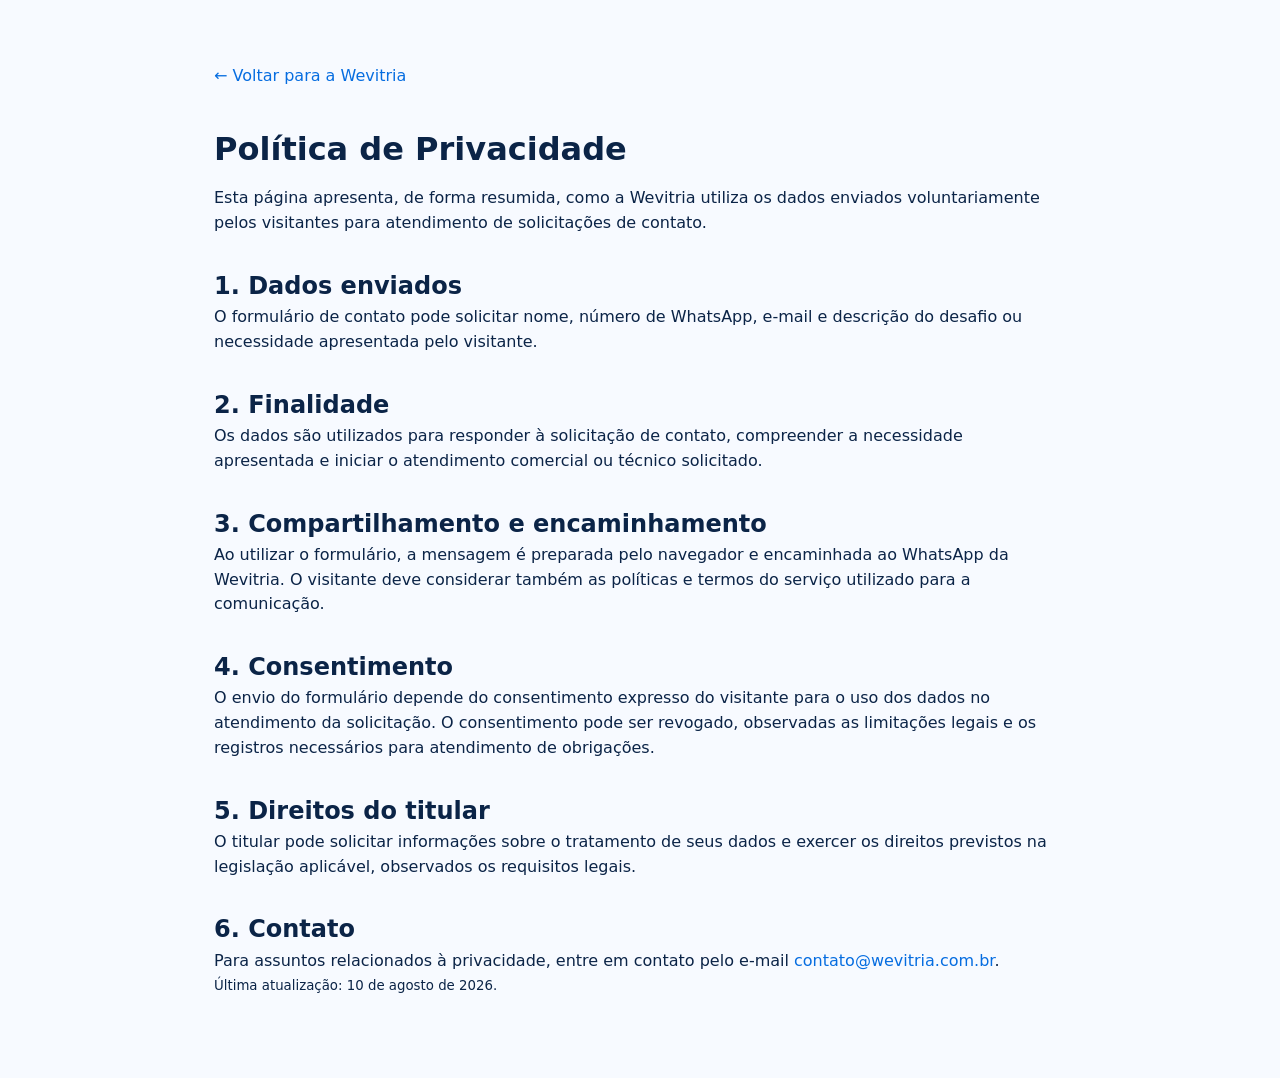
<file: privacidade.html>
<!doctype html>
<html lang="pt-BR">
<head>
  <meta charset="utf-8">
  <meta name="viewport" content="width=device-width, initial-scale=1">
  <title>Política de Privacidade | Wevitria</title>
  <meta name="description" content="Política de Privacidade da Wevitria.">
  <link rel="canonical" href="https://wevitria.com.br/privacidade.html">
  <link rel="icon" href="assets/images/favicon.ico" sizes="any">
  <link rel="stylesheet" href="assets/css/style.css">
  <!-- Google tag (gtag.js) -->
  <script async src="https://www.googletagmanager.com/gtag/js?id=G-YCBYRP9P56"></script>
  <script>
    window.dataLayer = window.dataLayer || [];
    function gtag(){dataLayer.push(arguments);}
    gtag('js', new Date());
    gtag('config', 'G-YCBYRP9P56');
  </script>
  <style>
    body{background:#f7faff;color:#0b2447}
    .privacy-page{max-width:900px;margin:0 auto;padding:64px 24px 80px}
    .privacy-page a{color:#066DE0}
    .privacy-page h1{margin-bottom:12px}
    .privacy-page h2{margin-top:32px}
    .privacy-back{display:inline-block;margin-bottom:36px}
  </style>
</head>
<body>
  <main class="privacy-page">
    <a class="privacy-back" href="index.html">← Voltar para a Wevitria</a>
    <h1>Política de Privacidade</h1>
    <p>Esta página apresenta, de forma resumida, como a Wevitria utiliza os dados enviados voluntariamente pelos visitantes para atendimento de solicitações de contato.</p>

    <h2>1. Dados enviados</h2>
    <p>O formulário de contato pode solicitar nome, número de WhatsApp, e-mail e descrição do desafio ou necessidade apresentada pelo visitante.</p>

    <h2>2. Finalidade</h2>
    <p>Os dados são utilizados para responder à solicitação de contato, compreender a necessidade apresentada e iniciar o atendimento comercial ou técnico solicitado.</p>

    <h2>3. Compartilhamento e encaminhamento</h2>
    <p>Ao utilizar o formulário, a mensagem é preparada pelo navegador e encaminhada ao WhatsApp da Wevitria. O visitante deve considerar também as políticas e termos do serviço utilizado para a comunicação.</p>

    <h2>4. Consentimento</h2>
    <p>O envio do formulário depende do consentimento expresso do visitante para o uso dos dados no atendimento da solicitação. O consentimento pode ser revogado, observadas as limitações legais e os registros necessários para atendimento de obrigações.</p>

    <h2>5. Direitos do titular</h2>
    <p>O titular pode solicitar informações sobre o tratamento de seus dados e exercer os direitos previstos na legislação aplicável, observados os requisitos legais.</p>

    <h2>6. Contato</h2>
    <p>Para assuntos relacionados à privacidade, entre em contato pelo e-mail <a href="mailto:contato@wevitria.com.br">contato@wevitria.com.br</a>.</p>

    <p><small>Última atualização: 10 de agosto de 2026.</small></p>
  </main>
</body>
</html>
</file>
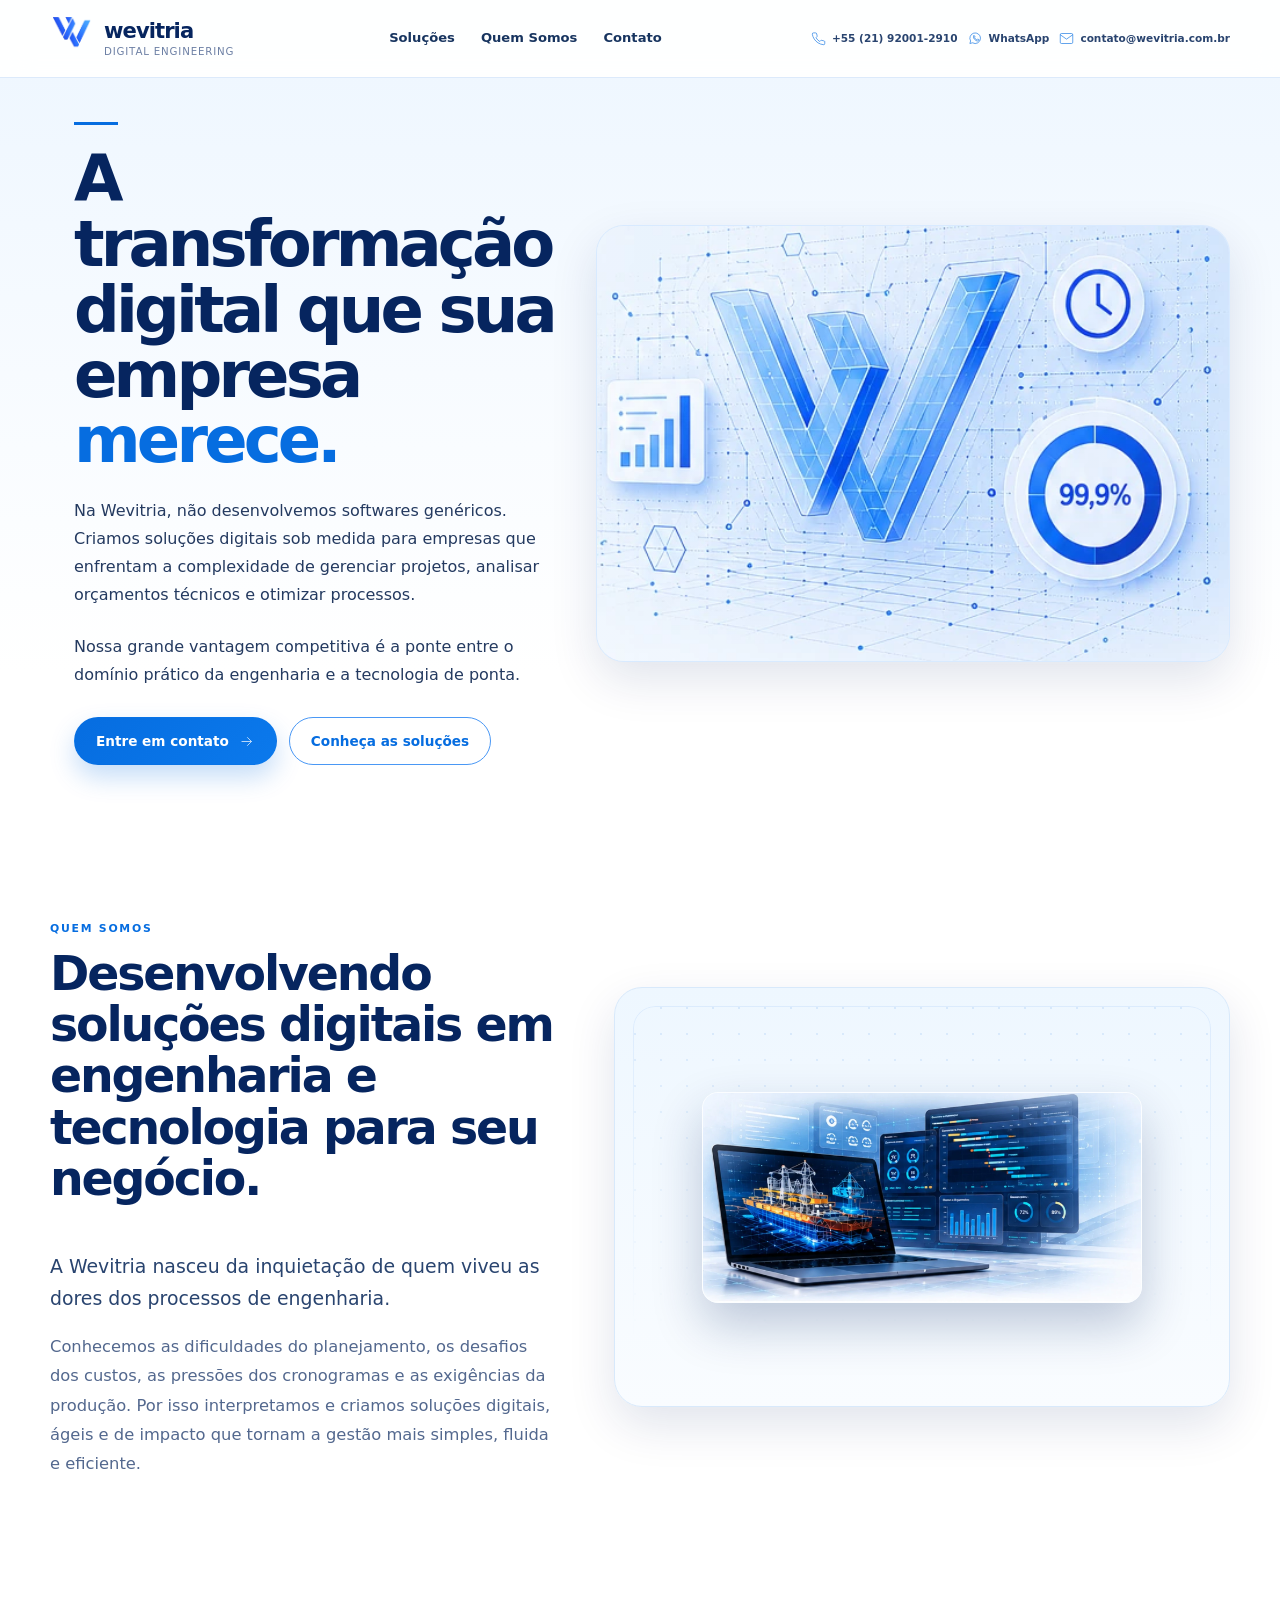
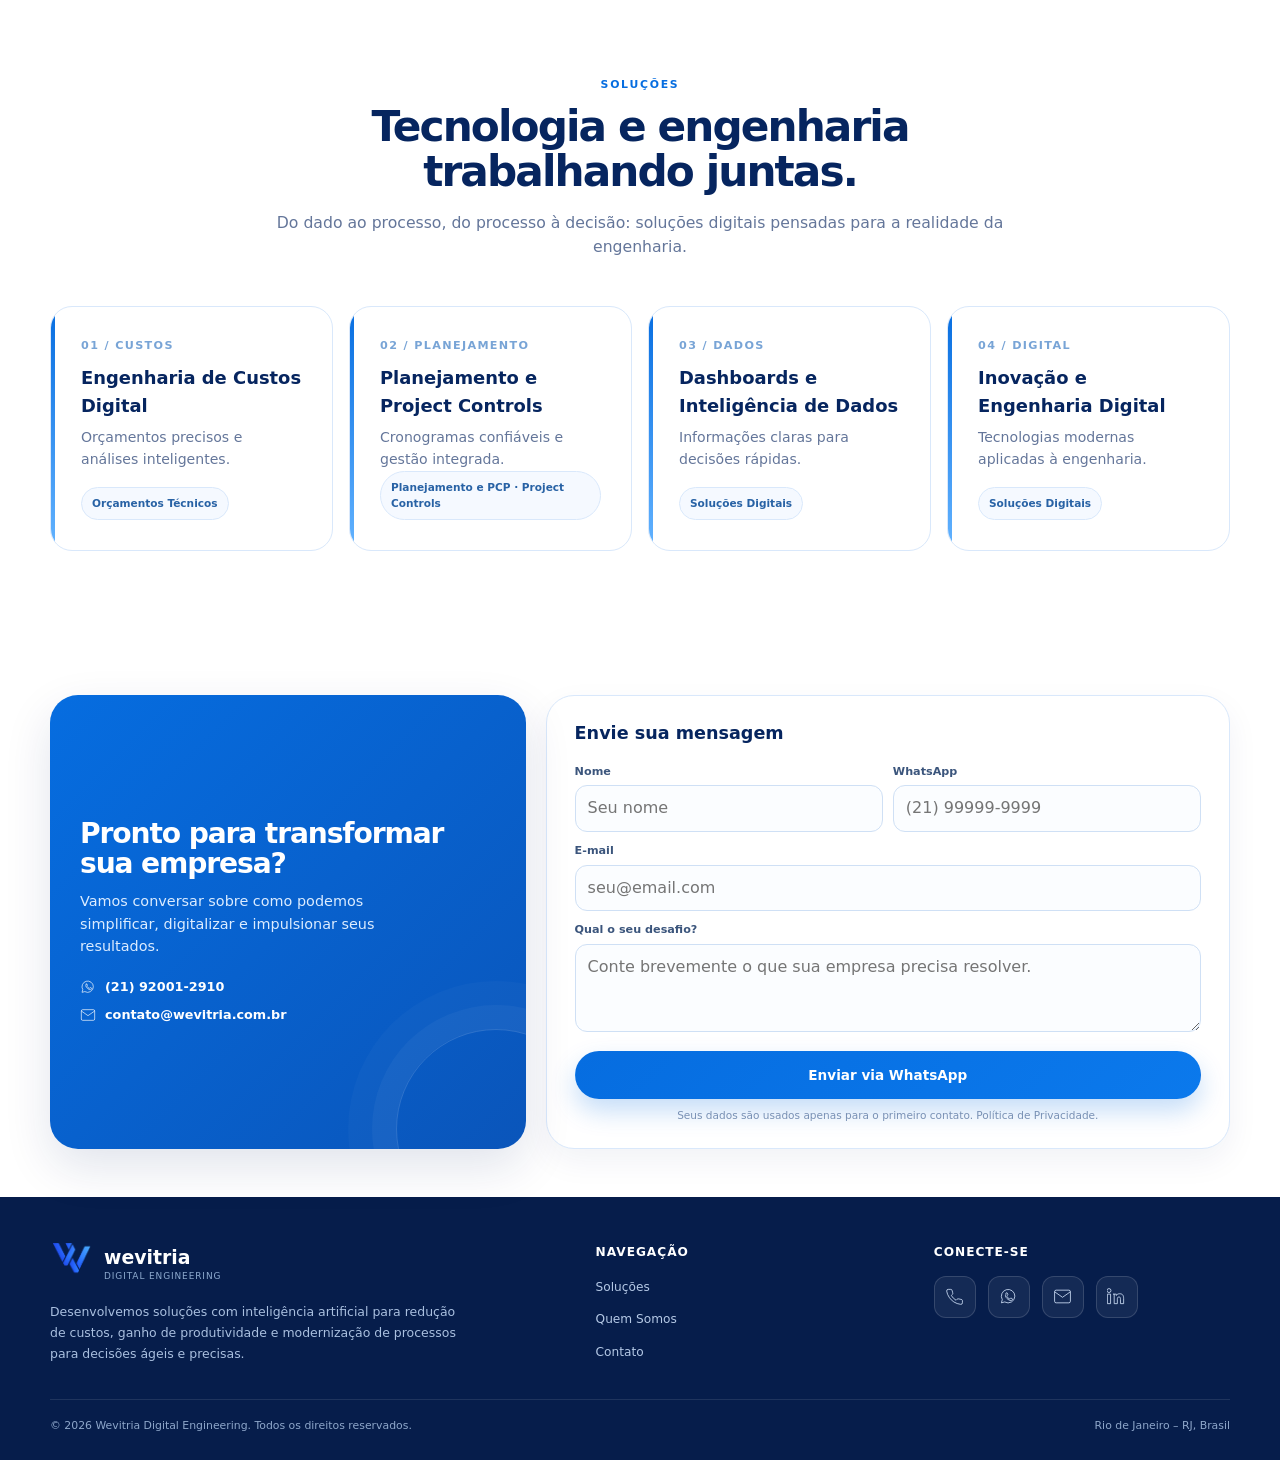
<file: wevitria _ Digital Engineering.html>
<!DOCTYPE html>
<!-- saved from url=(0033)https://wevitria.com.br/#solucoes -->
<html lang="pt-BR"><head><meta http-equiv="Content-Type" content="text/html; charset=UTF-8">
  
  <meta name="viewport" content="width=device-width, initial-scale=1.0">
  <meta name="theme-color" content="#066DE0">
  <meta name="description" content="Wevitria — soluções digitais para engenharia, dados e inteligência artificial aplicados ao negócio.">
  <meta property="og:title" content="Wevitria | Digital Engineering">
  <meta property="og:description" content="Engenharia, pessoas e tecnologia caminhando juntas.">
  <meta property="og:type" content="website">
  <title>wevitria | Digital Engineering</title>
  <link rel="stylesheet" href="./wevitria _ Digital Engineering_files/style.css">
  <link rel="canonical" href="https://wevitria.com.br/">
  <meta name="robots" content="index, follow">
  <link rel="icon" href="https://wevitria.com.br/assets/images/favicon.ico" sizes="any">
  <link rel="icon" type="image/png" sizes="32x32" href="https://wevitria.com.br/assets/images/favicon-32.png">
  <link rel="apple-touch-icon" href="https://wevitria.com.br/assets/images/apple-touch-icon.png">
  <link rel="manifest" href="https://wevitria.com.br/manifest.json">
  <meta property="og:locale" content="pt_BR">
  <meta property="og:url" content="https://wevitria.com.br/">
  <meta property="og:image" content="https://wevitria.com.br/assets/images/hero.webp">
  <meta property="og:image:alt" content="Wevitria — Digital Engineering">
  <meta property="og:image:type" content="image/webp">
  <meta property="og:image:width" content="545">
  <meta property="og:image:height" content="375">
  <meta name="twitter:card" content="summary_large_image">
  <meta name="twitter:title" content="Wevitria | Digital Engineering">
  <meta name="twitter:description" content="Soluções digitais de engenharia e tecnologia para seu negócio.">
  <meta name="twitter:image" content="https://wevitria.com.br/assets/images/hero.webp">
  <!-- Google tag (gtag.js) -->
  <script async="" src="./wevitria _ Digital Engineering_files/js"></script>
  <script>
    window.dataLayer = window.dataLayer || [];
    function gtag(){dataLayer.push(arguments);}
    gtag('js', new Date());
    gtag('config', 'G-YCBYRP9P56');
  </script>
  <script type="application/ld+json">
  {
    "@context": "https://schema.org",
    "@type": "Organization",
    "name": "Wevitria",
    "url": "https://wevitria.com.br/",
    "logo": "https://wevitria.com.br/assets/images/logo.webp",
    "email": "contato@wevitria.com.br",
    "telephone": "+55-21-92001-2910",
    "sameAs": ["https://www.linkedin.com/company/wevitria/"],
    "contactPoint": [{
      "@type": "ContactPoint",
      "telephone": "+55-21-92001-2910",
      "contactType": "customer service",
      "email": "contato@wevitria.com.br",
      "availableLanguage": ["pt-BR"]
    }]
  }
  </script>
<link rel="stylesheet" href="./wevitria _ Digital Engineering_files/mobile-nav.css"></head>
<body>
  <a class="skip" href="https://wevitria.com.br/#conteudo">Pular para o conteúdo</a>
  <header class="site-header scrolled" id="main-header">
    <div class="container header-inner">
      <a class="brand" href="https://wevitria.com.br/#topo" aria-label="wevitria — início">
        <img src="./wevitria _ Digital Engineering_files/logo.webp" alt="Logo Wevitria" width="647" height="764" decoding="async">
        <span class="brand-copy"><strong>wevitria</strong><span>Digital Engineering</span></span>
      </a>
      <nav class="main-nav" id="main-nav" aria-label="Navegação principal" aria-hidden="false">
        <ul>
          <li><a href="https://wevitria.com.br/#solucoes">Soluções</a></li>
          <li><a href="https://wevitria.com.br/#quem-somos">Quem Somos</a></li>
          <li><a href="https://wevitria.com.br/#contato">Contato</a></li>
        </ul>
      </nav>
      <div class="header-contact" aria-label="Contatos">
        <a href="tel:+5521920012910" title="Telefone"><svg viewBox="0 0 24 24" fill="none" stroke="currentColor" aria-hidden="true" focusable="false"><path d="M22 16.92v3a2 2 0 0 1-2.18 2 19.8 19.8 0 0 1-8.63-3.07 19.5 19.5 0 0 1-6-6A19.8 19.8 0 0 1 2.12 5.2 2 2 0 0 1 4.11 3h3a2 2 0 0 1 2 1.72c.12.9.33 1.78.62 2.63a2 2 0 0 1-.45 2.11L8 10.73a16 16 0 0 0 6 6l1.27-1.27a2 2 0 0 1 2.11-.45c.85.29 1.73.5 2.63.62A2 2 0 0 1 22 16.92z"></path></svg>+55 (21) 92001-2910</a>
        <a href="https://api.whatsapp.com/send?phone=5521920012910&amp;text=Ol%C3%A1%2C%20gostaria%20de%20mais%20informa%C3%A7%C3%B5es" target="_blank" rel="noopener noreferrer" title="WhatsApp"><svg viewBox="0 0 24 24" fill="none" stroke="currentColor" aria-hidden="true" focusable="false"><path d="M20 11.5a8.5 8.5 0 0 1-12.8 7.37L3 20l1.18-4.07A8.5 8.5 0 1 1 20 11.5Z"></path><path d="M8.7 7.8c.2-.45.42-.46.78-.46h.5c.18 0 .4.08.5.38l.65 1.55c.1.23.06.42-.08.6l-.45.55c-.12.15-.2.3-.08.52.2.38.7 1.13 1.45 1.82.87.8 1.6 1.05 1.95 1.2.22.1.35.08.48-.08l.7-.83c.14-.17.32-.2.55-.1l1.47.7c.24.12.4.18.46.3.06.12.06.67-.16 1.13-.22.46-1.04.88-1.44.94-.37.06-.85.09-1.38-.08-.32-.1-.73-.24-1.25-.48-2.2-.95-3.64-3.1-3.75-3.25-.1-.14-.9-1.2-.9-2.3 0-1.1.56-1.64.8-1.89Z"></path></svg>WhatsApp</a>
        <a href="mailto:contato@wevitria.com.br" title="E-mail"><svg viewBox="0 0 24 24" fill="none" stroke="currentColor" aria-hidden="true" focusable="false"><path d="M4 4h16a2 2 0 0 1 2 2v12a2 2 0 0 1-2 2H4a2 2 0 0 1-2-2V6a2 2 0 0 1 2-2Z"></path><path d="m22 6-10 7L2 6"></path></svg>contato@wevitria.com.br</a>
      </div>
      <button class="menu-toggle" id="menu-toggle" type="button" aria-label="Abrir menu" aria-expanded="false" aria-controls="main-nav"><svg width="20" height="20" viewBox="0 0 24 24" fill="none" stroke="currentColor" stroke-width="2" aria-hidden="true" focusable="false"><path d="M4 6h16M4 12h16M4 18h16"></path></svg></button>
    </div>
  </header>
  <main id="conteudo">
    <section class="hero" id="topo">
      <div class="container hero-grid">
        <div class="hero-copy reveal pending visible">
          <h1>A transformação digital que sua empresa <span class="accent">merece.</span></h1>
          <p class="hero-lead">Na Wevitria, não desenvolvemos softwares genéricos. Criamos soluções digitais sob medida para empresas que enfrentam a complexidade de gerenciar projetos, analisar orçamentos técnicos e otimizar processos.</p>
          <p class="hero-lead">Nossa grande vantagem competitiva é a ponte entre o domínio prático da engenharia e a tecnologia de ponta.</p>
          <div class="hero-actions"><a class="btn btn-primary" href="https://wevitria.com.br/#contato">Entre em contato <svg viewBox="0 0 24 24" fill="none" stroke="currentColor" aria-hidden="true" focusable="false"><path d="M5 12h14M13 6l6 6-6 6"></path></svg></a><a class="btn btn-outline" href="https://wevitria.com.br/#solucoes">Conheça as soluções</a></div>
        </div>
        <div class="hero-visual reveal pending visible" aria-label="Visual tecnológico Wevitria"><img src="./wevitria _ Digital Engineering_files/hero.webp" alt="Visual tecnológico da Wevitria com a marca, dados e indicador 99,9%" loading="eager" width="1024" height="1024"></div>
      </div>
    </section>
    <section class="section" id="quem-somos">
      <div class="container about-grid">
        <div class="about-copy reveal pending visible">
          <div class="section-heading"><span class="eyebrow">Quem somos</span><h2>Desenvolvendo soluções digitais em engenharia e tecnologia para seu negócio.</h2></div>
          <p class="lead">A Wevitria nasceu da inquietação de quem viveu as dores dos processos de engenharia.</p>
          <p>Conhecemos as dificuldades do planejamento, os desafios dos custos, as pressões dos cronogramas e as exigências da produção. Por isso interpretamos e criamos soluções digitais, ágeis e de impacto que tornam a gestão mais simples, fluida e eficiente.</p>
        </div>
        <div class="about-visual reveal pending visible" aria-label="Wevitria aplicando engenharia e inteligência artificial">
          <div class="about-photo"><img src="./wevitria _ Digital Engineering_files/quem-somos.webp" alt="Soluções digitais da Wevitria para engenharia, dados e inteligência artificial" width="1536" height="733" loading="lazy" decoding="async"></div>
        </div>
      </div>
    </section>
    <section class="section" id="solucoes">
      <div class="container">
        <div class="section-heading center reveal pending visible"><span class="eyebrow">Soluções</span><h2>Tecnologia e engenharia trabalhando juntas.</h2><p>Do dado ao processo, do processo à decisão: soluções digitais pensadas para a realidade da engenharia.</p></div>
        <div class="solution-grid solution-grid-integrated">
          <article class="solution-card reveal pending visible"><span class="number">01 / CUSTOS</span><h3>Engenharia de Custos Digital</h3><p>Orçamentos precisos e análises inteligentes.</p><span class="solution-service">Orçamentos Técnicos</span></article>
          <article class="solution-card reveal pending visible"><span class="number">02 / PLANEJAMENTO</span><h3>Planejamento e Project Controls</h3><p>Cronogramas confiáveis e gestão integrada.</p><span class="solution-service">Planejamento e PCP · Project Controls</span></article>
          <article class="solution-card reveal pending visible"><span class="number">03 / DADOS</span><h3>Dashboards e Inteligência de Dados</h3><p>Informações claras para decisões rápidas.</p><span class="solution-service">Soluções Digitais</span></article>
          <article class="solution-card reveal pending visible"><span class="number">04 / DIGITAL</span><h3>Inovação e Engenharia Digital</h3><p>Tecnologias modernas aplicadas à engenharia.</p><span class="solution-service">Soluções Digitais</span></article>
        </div>
      </div>
    </section>
    <section class="section contact-section" id="contato">
      <div class="container contact-shell">
        <div class="contact-panel reveal pending"><h2>Pronto para transformar sua empresa?</h2><p>Vamos conversar sobre como podemos simplificar, digitalizar e impulsionar seus resultados.</p><div class="contact-links"><a href="https://api.whatsapp.com/send?phone=5521920012910&amp;text=Ol%C3%A1%2C%20gostaria%20de%20mais%20informa%C3%A7%C3%B5es" target="_blank" rel="noopener noreferrer"><svg viewBox="0 0 24 24" fill="none" stroke="currentColor" aria-hidden="true" focusable="false"><path d="M20 11.5a8.5 8.5 0 0 1-12.8 7.37L3 20l1.18-4.07A8.5 8.5 0 1 1 20 11.5Z"></path><path d="M8.7 7.8c.2-.45.42-.46.78-.46h.5c.18 0 .4.08.5.38l.65 1.55c.1.23.06.42-.08.6l-.45.55c-.12.15-.2.3-.08.52.2.38.7 1.13 1.45 1.82.87.8 1.6 1.05 1.95 1.2.22.1.35.08.48-.08l.7-.83c.14-.17.32-.2.55-.1l1.47.7c.24.12.4.18.46.3.06.12.06.67-.16 1.13-.22.46-1.04.88-1.44.94-.37.06-.85.09-1.38-.08-.32-.1-.73-.24-1.25-.48-2.2-.95-3.64-3.1-3.75-3.25-.1-.14-.9-1.2-.9-2.3 0-1.1.56-1.64.8-1.89Z"></path></svg>(21) 92001-2910</a><a href="mailto:contato@wevitria.com.br"><svg viewBox="0 0 24 24" fill="none" stroke="currentColor" aria-hidden="true" focusable="false"><path d="M4 4h16a2 2 0 0 1 2 2v12a2 2 0 0 1-2 2H4a2 2 0 0 1-2-2V6a2 2 0 0 1 2-2Z"></path><path d="m22 6-10 7L2 6"></path></svg>contato@wevitria.com.br</a></div></div>
        <div class="form-panel reveal pending"><h3>Envie sua mensagem</h3><form id="lead-form"><div class="form-grid"><div class="field"><label for="nome">Nome</label><input id="nome" name="nome" type="text" placeholder="Seu nome" autocomplete="name" required=""></div><div class="field"><label for="whatsapp">WhatsApp</label><input id="whatsapp" name="whatsapp" type="tel" placeholder="(21) 99999-9999" autocomplete="tel" required=""></div><div class="field full"><label for="email">E-mail</label><input id="email" name="email" type="email" placeholder="seu@email.com" autocomplete="email" required=""></div><div class="field full"><label for="desafio">Qual o seu desafio?</label><textarea id="desafio" name="desafio" placeholder="Conte brevemente o que sua empresa precisa resolver." required=""></textarea></div></div><button class="btn btn-primary form-submit" type="submit">Enviar via WhatsApp</button><p class="form-note">Seus dados são usados apenas para o primeiro contato. <a href="https://wevitria.com.br/privacidade.html">Política de Privacidade</a>.</p><noscript><p class="form-fallback">O envio automático depende do JavaScript. <a href="https://api.whatsapp.com/send?phone=5521920012910&text=Ol%C3%A1%2C%20gostaria%20de%20mais%20informa%C3%A7%C3%B5es" target="_blank" rel="noopener noreferrer">Abrir WhatsApp</a></p></noscript></form></div>
      </div>
    </section>
  </main>
  <footer class="site-footer"><div class="container"><div class="footer-grid"><div><a class="footer-brand" href="https://wevitria.com.br/#topo"><img src="./wevitria _ Digital Engineering_files/logo.webp" alt="Logo Wevitria" width="647" height="764" decoding="async"><span class="footer-brand-copy"><strong>wevitria</strong><small>Digital Engineering</small></span></a><p class="footer-copy">Desenvolvemos soluções com inteligência artificial para redução de custos, ganho de produtividade e modernização de processos para decisões ágeis e precisas.</p></div><div class="footer-col"><h4>Navegação</h4><ul><li><a href="https://wevitria.com.br/#solucoes">Soluções</a></li><li><a href="https://wevitria.com.br/#quem-somos">Quem Somos</a></li><li><a href="https://wevitria.com.br/#contato">Contato</a></li></ul></div><div class="footer-col footer-contact-icons"><h4>Conecte-se</h4><div class="footer-icons"><a href="tel:+5521920012910" aria-label="Telefone" title="Telefone"><svg viewBox="0 0 24 24" fill="none" stroke="currentColor" aria-hidden="true" focusable="false"><path d="M22 16.92v3a2 2 0 0 1-2.18 2 19.8 19.8 0 0 1-8.63-3.07 19.5 19.5 0 0 1-6-6A19.8 19.8 0 0 1 2.12 5.2 2 2 0 0 1 4.11 3h3a2 2 0 0 1 2 1.72c.12.9.33 1.78.62 2.63a2 2 0 0 1-.45 2.11L8 10.73a16 16 0 0 0 6 6l1.27-1.27a2 2 0 0 1 2.11-.45c.85.29 1.73.5 2.63.62A2 2 0 0 1 22 16.92z"></path></svg></a><a href="https://api.whatsapp.com/send?phone=5521920012910&amp;text=Ol%C3%A1%2C%20gostaria%20de%20mais%20informa%C3%A7%C3%B5es" target="_blank" rel="noopener noreferrer" aria-label="WhatsApp" title="WhatsApp"><svg viewBox="0 0 24 24" fill="none" stroke="currentColor" aria-hidden="true" focusable="false"><path d="M20 11.5a8.5 8.5 0 0 1-12.8 7.37L3 20l1.18-4.07A8.5 8.5 0 1 1 20 11.5Z"></path><path d="M8.7 7.8c.2-.45.42-.46.78-.46h.5c.18 0 .4.08.5.38l.65 1.55c.1.23.06.42-.08.6l-.45.55c-.12.15-.2.3-.08.52l-.45.55c-.12.15-.2.3-.08.52.2.38.7 1.13 1.45 1.82.87.8 1.6 1.05 1.95 1.2.22.1.35.08.48-.08l.7-.83c.14-.17.32-.2.55-.1l1.47.7c.24.12.4.18.46.3.06.12.06.67-.16 1.13-.22.46-1.04.88-1.44.94-.37.06-.85.09-1.38-.08-.32-.1-.73-.24-1.25-.48-2.2-.95-3.64-3.1-3.75-3.25-.1-.14-.9-1.2-.9-2.3 0-1.1.56-1.64.8-1.89Z"></path></svg></a><a href="mailto:contato@wevitria.com.br" aria-label="E-mail" title="E-mail"><svg viewBox="0 0 24 24" fill="none" stroke="currentColor" aria-hidden="true" focusable="false"><path d="M4 4h16a2 2 0 0 1 2 2v12a2 2 0 0 1-2 2H4a2 2 0 0 1-2-2V6a2 2 0 0 1 2-2Z"></path><path d="m22 6-10 7L2 6"></path></svg></a><a href="https://www.linkedin.com/company/wevitria/?viewAsMember=true" target="_blank" rel="noopener noreferrer" aria-label="LinkedIn" title="LinkedIn"><svg viewBox="0 0 24 24" fill="none" stroke="currentColor" aria-hidden="true" focusable="false"><path d="M5 4.5A2.5 2.5 0 1 1 0 4.5a2.5 2.5 0 0 1 5 0ZM.5 9h4V21h-4zM8 9h3.8v1.64h.05C12.38 9.7 13.75 8.5 16 8.5c4.2 0 5 2.75 5 6.32V21h-4v-5.48c0-1.31-.03-3-1.82-3-1.82 0-2.1 1.42-2.1 2.9V21H9.08V9Z"></path></svg></a></div></div></div><div class="footer-bottom"><span>© 2026 Wevitria Digital Engineering. Todos os direitos reservados.</span><span>Rio de Janeiro – RJ, Brasil</span></div></div></footer>
  <script src="./wevitria _ Digital Engineering_files/app.js.download" defer=""></script>

</body></html>
</file>
<file: assets/css/style.css>
/* ============================================================
   Wevitria — style.css
   Paleta, reset, componentes reutilizáveis, seções.
   ============================================================ */

:root {
  --navy:    #06255f;
  --navy-2:  #0b347b;
  --blue:    #066de0;
  --blue-2:  #147ff0;
  --cyan:    #63b3ff;
  --ink:     #10285b;
  --muted:   #64769a;
  --line:    #d9e8fb;
  --soft:    #f5f9ff;
  --white:   #fff;
  --green:   #25d366;
  --shadow:  0 18px 48px rgba(6,37,95,.12);
  --radius:  24px;
  --max:     1180px;
}

*, *::before, *::after { box-sizing: border-box; margin: 0; padding: 0; }
html { scroll-behavior: smooth; scroll-padding-top: 88px; }
body {
  font-family: Inter, ui-sans-serif, system-ui, -apple-system,
               BlinkMacSystemFont, "Segoe UI", Arial, sans-serif;
  color: var(--ink);
  background: #fff;
  line-height: 1.55;
  overflow-x: hidden;
}
a { color: inherit; text-decoration: none; }
button, input, textarea { font: inherit; }
button { cursor: pointer; }

.container { width: min(var(--max), calc(100% - 40px)); margin-inline: auto; }
.skip { position: absolute; left: -9999px; top: 8px; background: #fff; padding: 10px 14px; border-radius: 8px; z-index: 9999; }
.skip:focus { left: 12px; }
.section { padding: 96px 0; }
.section.soft { background: var(--soft); }
.section-heading { max-width: 760px; margin-bottom: 46px; }
.section-heading.center { text-align: center; margin-inline: auto; }
.eyebrow { display: inline-block; margin-bottom: 10px; font-size: .68rem; font-weight: 850; letter-spacing: .16em; text-transform: uppercase; color: var(--blue); }
.section-heading h2 { font-size: clamp(2rem,3.3vw,3.1rem); line-height: 1.08; letter-spacing: -.045em; color: var(--navy); }
.section-heading p { margin-top: 16px; color: var(--muted); font-size: .98rem; }

/* ── Header ─────────────────────────────────────────────────── */
.site-header {
  position: fixed; top: 0; left: 0; right: 0; z-index: 1000;
  height: 78px;
  background: rgba(255,255,255,.94);
  backdrop-filter: blur(14px);
  border-bottom: 1px solid rgba(217,232,251,.9);
  transition: box-shadow .25s ease;
}
.site-header.scrolled { box-shadow: 0 10px 30px rgba(6,37,95,.10); }
.header-inner {
  height: 100%;
  display: grid;
  grid-template-columns: auto minmax(250px, 1fr) auto;
  align-items: center;
  gap: 18px;
}
.brand { display: flex; align-items: center; gap: 10px; min-width: 190px; }
.brand img { width: 44px; height: 44px; object-fit: contain; }
.brand-copy { display: flex; flex-direction: column; line-height: 1; }
.brand-copy strong { font-size: 1.32rem; letter-spacing: -.045em; color: var(--navy); }
.brand-copy span { margin-top: 5px; font-size: .64rem; letter-spacing: .08em; color: #6d80a5; text-transform: uppercase; }
.main-nav { min-width: 0; }
.main-nav ul { display: flex; justify-content: center; align-items: center; gap: 2px; list-style: none; }
.main-nav a { display: block; padding: 9px 12px; border-radius: 9px; font-size: .82rem; font-weight: 700; color: #17345f; transition: .2s; white-space: nowrap; }
.main-nav a:hover { background: #f2f7ff; color: var(--blue); }
.header-contact { display: flex; align-items: center; gap: 10px; justify-content: flex-end; min-width: max-content; }
.header-contact a { display: inline-flex; align-items: center; gap: 6px; font-size: .66rem; font-weight: 700; color: #29446f; white-space: nowrap; }
.header-contact a:hover { color: var(--blue); }
.header-contact svg { width: 15px; height: 15px; color: var(--blue); flex: 0 0 auto; }
.menu-toggle { display: none; width: 42px; height: 42px; border: 1px solid var(--line); border-radius: 10px; background: #fff; color: var(--navy); }

/* ── Buttons ─────────────────────────────────────────────────── */
.btn {
  display: inline-flex; align-items: center; justify-content: center;
  gap: 9px; min-height: 48px; padding: 0 21px;
  border-radius: 999px; border: 1px solid transparent;
  font-size: .85rem; font-weight: 800;
  transition: transform .2s, box-shadow .2s, background .2s;
}
.btn svg { width: 17px; height: 17px; }
.btn-primary { color: #fff; background: linear-gradient(135deg,var(--blue),#0b79ec); box-shadow: 0 12px 26px rgba(6,109,224,.23); }
.btn-primary:hover { transform: translateY(-2px); box-shadow: 0 16px 32px rgba(6,109,224,.28); }
.btn-outline { color: var(--blue); background: #fff; border-color: #4a98f5; }
.btn-outline:hover { transform: translateY(-2px); background: #f5faff; }

/* ── Hero ─────────────────────────────────────────────────────── */
.hero { padding: 122px 0 54px; background: linear-gradient(180deg,#edf6ff 0%,#fff 82%); }
.hero-grid { display: grid; grid-template-columns: .9fr 1.1fr; align-items: center; gap: 28px; min-height: 500px; }
.hero-copy { padding-left: 24px; position: relative; z-index: 1; }
.hero-copy::before { content: ""; display: block; width: 44px; height: 3px; background: var(--blue); margin-bottom: 22px; }
.hero h1 { font-size: clamp(3rem,5vw,5.15rem); line-height: 1.02; letter-spacing: -.06em; color: var(--navy); max-width: 590px; }
.hero h1 .accent { color: var(--blue); }
.hero-lead { margin-top: 24px; max-width: 540px; font-size: 1rem; line-height: 1.75; color: #243a60; }
.hero-actions { display: flex; gap: 12px; flex-wrap: wrap; margin-top: 28px; }
.hero-visual { position: relative; min-height: 410px; border-radius: 28px; overflow: hidden; background: #eaf4ff; box-shadow: var(--shadow); border: 1px solid #d8eaff; }
.hero-visual img { width: 100%; height: 100%; min-height: 410px; object-fit: cover; display: block; }
.hero-visual::after { content: ""; position: absolute; inset: 0; background: linear-gradient(90deg,rgba(237,246,255,.12),transparent 40%,rgba(255,255,255,.05)); pointer-events: none; }

/* ── Quem Somos ──────────────────────────────────────────────── */
.about-grid { display: grid; grid-template-columns: .9fr 1.1fr; align-items: center; gap: 60px; }
.about-copy p { margin-top: 18px; color: #53688e; max-width: 560px; }
.about-copy .lead { font-size: 1.05rem; color: #29446f; }
.about-copy .section-heading h2 { font-size: clamp(2.2rem,3.7vw,3.45rem); line-height: 1.08; }
.about-copy .lead { font-size: 1.18rem; line-height: 1.7; color: #29446f; }
.about-copy p:not(.lead) { font-size: 1.02rem; line-height: 1.8; }
.about-visual {
  position: relative; min-height: 420px;
  border-radius: 28px;
  background: linear-gradient(180deg,#eef7ff,#f9fcff);
  border: 1px solid #d8e9fb;
  box-shadow: var(--shadow);
  display: flex; align-items: center; justify-content: center;
  overflow: hidden;
}
.about-visual::before {
  content: ""; position: absolute; top: 18px; left: 18px; right: 18px; bottom: 18px;
  border: 1px solid rgba(6,109,224,.08); border-radius: 22px;
  background-image: radial-gradient(circle at 1px 1px, rgba(6,109,224,.10) 1px, transparent 0);
  background-size: 26px 26px;
  mask-image: linear-gradient(to bottom, black, transparent 88%);
}
.about-photo { position: relative; z-index: 2; width: 82%; max-width: 440px; border-radius: 16px; overflow: hidden; box-shadow: 0 22px 50px rgba(6,37,95,.24); border: 1px solid rgba(255,255,255,.7); }
.about-photo img { display: block; width: 100%; height: auto; }

/* ── Soluções ────────────────────────────────────────────────── */
.solution-grid { display: grid; grid-template-columns: repeat(2,1fr); gap: 18px; }
.solution-grid-integrated { grid-template-columns: repeat(4,1fr); gap: 16px; }
.solution-card {
  position: relative; padding: 30px;
  border: 1px solid var(--line); border-radius: 22px;
  background: #fff; overflow: hidden;
  min-height: 185px; display: flex; flex-direction: column;
}
.solution-card::before { content: ""; position: absolute; left: 0; top: 0; bottom: 0; width: 4px; background: linear-gradient(180deg,var(--blue),var(--cyan)); }
.solution-card .number { font-size: .7rem; font-weight: 900; letter-spacing: .12em; color: #78a4d6; }
.solution-card h3 { margin-top: 10px; font-size: 1.12rem; color: var(--navy); }
.solution-card p { margin-top: 8px; color: var(--muted); font-size: .88rem; max-width: 500px; }
.solution-service {
  display: inline-flex; align-self: flex-start; margin-top: auto;
  padding: 7px 10px; border: 1px solid #d9e8fb; border-radius: 999px;
  background: #f5f9ff; color: #2862a5; font-size: .66rem; font-weight: 800;
}

/* ── Contato (50% mais compacto) ────────────────────────────── */
.contact-section { padding-top: 48px; padding-bottom: 48px; }
.contact-shell { display: grid; grid-template-columns: .82fr 1.18fr; gap: 20px; align-items: stretch; }
.contact-panel {
  padding: 28px 30px;
  border-radius: 28px;
  background: linear-gradient(135deg,#066de0,#0a55ba);
  color: #fff; box-shadow: var(--shadow);
  position: relative; overflow: hidden;
  display: flex; flex-direction: column; justify-content: center; gap: 0;
}
.contact-panel::after {
  content: ""; position: absolute; width: 200px; height: 200px; border-radius: 50%;
  right: -70px; bottom: -80px;
  border: 1px solid rgba(255,255,255,.15);
  box-shadow: 0 0 0 24px rgba(255,255,255,.04), 0 0 0 48px rgba(255,255,255,.025);
}
.contact-panel h2 { font-size: clamp(1.5rem,2.2vw,2rem); line-height: 1.1; letter-spacing: -.04em; position: relative; z-index: 1; }
.contact-panel p { margin-top: 10px; max-width: 360px; color: #dcecff; font-size: .9rem; position: relative; z-index: 1; }
.contact-links { display: grid; gap: 8px; margin-top: 20px; position: relative; z-index: 1; }
.contact-links a { display: flex; align-items: center; gap: 9px; font-size: .8rem; font-weight: 700; color: #fff; }
.contact-links svg { width: 16px; height: 16px; flex: 0 0 auto; }
.form-panel { padding: 24px 28px; border: 1px solid var(--line); border-radius: 28px; background: #fff; box-shadow: 0 12px 32px rgba(6,37,95,.06); }
.form-panel h3 { font-size: 1.1rem; color: var(--navy); }
.form-grid { display: grid; grid-template-columns: 1fr 1fr; gap: 10px; margin-top: 16px; }
.field.full { grid-column: 1 / -1; }
.field label { display: block; margin-bottom: 5px; font-size: .7rem; font-weight: 800; color: #3b557c; }
.field input, .field textarea { width: 100%; border: 1px solid #cfe0f5; border-radius: 12px; padding: 10px 12px; outline: none; color: var(--ink); background: #fbfdff; transition: border-color .2s, box-shadow .2s; }
.field input:focus, .field textarea:focus { border-color: #62a7f5; box-shadow: 0 0 0 4px rgba(6,109,224,.08); }
.field textarea { min-height: 88px; resize: vertical; }
.form-submit { margin-top: 12px; width: 100%; }
.form-note { margin-top: 8px; font-size: .66rem; color: #7890b4; text-align: center; }

/* ── Footer ──────────────────────────────────────────────────── */
.site-footer { padding: 46px 0 26px; background: #061d4b; color: #cfe0fa; }
.footer-grid { display: grid; grid-template-columns: 1.7fr 1fr 1fr; gap: 42px; }
.footer-brand { display: flex; align-items: center; gap: 10px; color: #fff; }
.footer-brand img { width: 44px; height: 44px; object-fit: contain; }
.footer-brand-copy { display: flex; flex-direction: column; line-height: 1.05; }
.footer-brand-copy strong { font-size: 1.18rem; }
.footer-brand-copy small { margin-top: 4px; font-size: .56rem; letter-spacing: .1em; text-transform: uppercase; color: #8eabcf; }
.footer-copy { margin-top: 14px; max-width: 420px; font-size: .78rem; line-height: 1.7; color: #a9bfdf; }
.footer-col h4 { font-size: .76rem; letter-spacing: .08em; text-transform: uppercase; color: #fff; }
.footer-col ul { list-style: none; display: grid; gap: 8px; margin-top: 12px; }
.footer-col a { font-size: .76rem; color: #b5c9e6; }
.footer-col a:hover { color: #fff; }
.footer-contact-icons .footer-icons { display: flex; align-items: center; gap: 12px; margin-top: 14px; }
.footer-icons a { width: 42px; height: 42px; display: grid; place-items: center; border: 1px solid rgba(255,255,255,.14); border-radius: 12px; background: rgba(255,255,255,.06); color: #d8e9ff; transition: .2s; }
.footer-icons a:hover { color: #fff; background: rgba(255,255,255,.12); transform: translateY(-2px); }
.footer-icons svg { width: 19px; height: 19px; }
.footer-bottom { display: flex; justify-content: space-between; gap: 16px; margin-top: 34px; padding-top: 18px; border-top: 1px solid rgba(255,255,255,.10); font-size: .68rem; color: #8ea7ca; }

/* ── Reveal animation ────────────────────────────────────────── */
.reveal { opacity: 1; transform: none; }
.reveal.pending { opacity: 0; transform: translateY(16px); transition: opacity .65s ease, transform .65s ease; }
.reveal.pending.visible { opacity: 1; transform: none; }

/* ── Header V12 responsive ───────────────────────────────────── */
/* Desktop: all navigation and all contact data remain visible. */
@media (min-width: 1101px) {
  .header-inner { grid-template-columns: auto minmax(260px, 1fr) auto; gap: 18px; }
  .main-nav { display: block; }
  .main-nav ul { gap: 2px; }
  .main-nav a { padding-inline: 12px; }
  .header-contact { display: flex; }
  .menu-toggle { display: none; }
}

/* Tablet: keep the three navigation items visible and reduce the
   contact area to icon-only controls to preserve the header width. */
@media (min-width: 761px) and (max-width: 1100px) {
  .container { width: min(var(--max), calc(100% - 32px)); }
  .header-inner { grid-template-columns: auto minmax(220px, 1fr) auto; gap: 12px; }
  .brand { min-width: 150px; }
  .brand-copy strong { font-size: 1.16rem; }
  .brand-copy span { font-size: .56rem; }
  .main-nav { display: block; }
  .main-nav ul { gap: 0; }
  .main-nav a { padding: 8px 8px; font-size: .76rem; }
  .header-contact { display: flex; gap: 7px; }
  .header-contact a { width: 32px; height: 32px; justify-content: center; font-size: 0; gap: 0; border-radius: 8px; }
  .header-contact a:hover { background: #f2f7ff; }
  .header-contact svg { width: 17px; height: 17px; }
  .menu-toggle { display: none; }
}

/* Mobile: hamburger controls the navigation; contact links move out
   of the header to keep it clean and usable on small screens. */
@media (max-width: 760px) {
  .container { width: min(var(--max), calc(100% - 28px)); }
  .header-inner { grid-template-columns: 1fr auto; gap: 12px; }
  .brand { min-width: 0; }
  .brand img { width: 42px; height: 42px; }
  .brand-copy strong { font-size: 1.18rem; }
  .brand-copy span { display: none; }
  .header-contact { display: none; }
  .menu-toggle { display: grid; place-items: center; }
  .main-nav {
    position: fixed;
    top: 78px;
    left: 0;
    right: 0;
    bottom: 0;
    background: rgba(255,255,255,.98);
    backdrop-filter: blur(12px);
    transform: translateX(100%);
    transition: transform .3s ease;
    overflow-y: auto;
    padding: 24px 0;
    z-index: 999;
  }
  .main-nav.open { transform: translateX(0); }
  .main-nav ul { flex-direction: column; gap: 2px; padding: 0 20px; }
  .main-nav a { padding: 14px 10px; border-bottom: 1px solid var(--line); border-radius: 0; font-size: 1rem; }
}

/* ── Restante da responsividade ──────────────────────────────── */
@media (max-width: 1000px) {
  .solution-grid-integrated { grid-template-columns: 1fr 1fr; }
  .hero-grid, .about-grid, .contact-shell { grid-template-columns: 1fr; }
  .hero-copy { padding-left: 0; }
  .hero-visual { min-height: 360px; }
  .hero-visual img { min-height: 360px; }
}
@media (max-width: 700px) {
  .hero { padding-top: 104px; }
  .hero h1 { font-size: clamp(2.65rem,13vw,4rem); }
  .hero-visual, .hero-visual img { min-height: 270px; }
  .section { padding: 72px 0; }
  .solution-grid-integrated { grid-template-columns: 1fr; }
  .about-visual { min-height: 340px; }
  .about-photo { width: 88%; }
  .about-copy .section-heading h2 { font-size: 2.15rem; }
  .about-copy .lead { font-size: 1.08rem; }
  .about-copy p:not(.lead) { font-size: .98rem; }
  .contact-section { padding-top: 32px; padding-bottom: 32px; }
  .contact-panel, .form-panel { padding: 22px; }
  .form-grid { grid-template-columns: 1fr; }
  .field.full { grid-column: auto; }
  .footer-grid { grid-template-columns: 1fr; gap: 28px; }
  .footer-bottom { flex-direction: column; }
  .footer-contact-icons .footer-icons { gap: 9px; }
}
@media (prefers-reduced-motion: reduce) {
  html { scroll-behavior: auto; }
  .reveal { opacity: 1; transform: none; transition: none; }
  .btn, .card { transition: none; }
}
</file>
<file: assets/css/mobile-nav.css>
/* Wevitria — mobile navigation: links visible directly in the header */
@media (max-width: 760px) {
  .site-header { height: 70px; }
  .header-inner {
    grid-template-columns: auto minmax(0, 1fr);
    gap: 6px;
  }
  .brand {
    min-width: 0;
    gap: 5px;
    flex-shrink: 0;
  }
  .brand img {
    width: 34px;
    height: 34px;
  }
  .brand-copy strong {
    font-size: 1.02rem;
    white-space: nowrap;
  }
  .brand-copy span,
  .header-contact,
  .menu-toggle {
    display: none !important;
  }
  .main-nav {
    position: static;
    top: auto;
    left: auto;
    right: auto;
    bottom: auto;
    width: 100%;
    min-width: 0;
    height: 100%;
    background: transparent;
    backdrop-filter: none;
    transform: none !important;
    transition: none;
    overflow: visible;
    padding: 0;
    z-index: auto;
  }
  .main-nav.open { transform: none !important; }
  .main-nav ul {
    width: 100%;
    height: 100%;
    flex-direction: row;
    justify-content: flex-end;
    align-items: center;
    gap: 0;
    padding: 0;
    list-style: none;
    white-space: nowrap;
  }
  .main-nav li {
    display: flex;
    align-items: center;
    height: 100%;
  }
  .main-nav a {
    display: flex;
    align-items: center;
    justify-content: center;
    height: 32px;
    padding: 0 4px;
    border-bottom: 0;
    border-radius: 7px;
    font-size: .62rem;
    font-weight: 800;
    line-height: 1;
    white-space: nowrap;
  }
  .main-nav li + li::before {
    content: "•";
    display: inline-block;
    color: #b7c9e2;
    font-size: .48rem;
    line-height: 1;
    margin: 0 1px;
  }
}

@media (max-width: 380px) {
  .header-inner { gap: 4px; }
  .brand img { width: 31px; height: 31px; }
  .brand-copy strong { font-size: .94rem; }
  .main-nav a {
    padding-inline: 2px;
    font-size: .57rem;
  }
  .main-nav li + li::before {
    margin: 0;
    font-size: .43rem;
  }
}
</file>
<file: wevitria _ Digital Engineering_files/style.css>
/* ============================================================
   Wevitria — style.css
   Paleta, reset, componentes reutilizáveis, seções.
   ============================================================ */

:root {
  --navy:    #06255f;
  --navy-2:  #0b347b;
  --blue:    #066de0;
  --blue-2:  #147ff0;
  --cyan:    #63b3ff;
  --ink:     #10285b;
  --muted:   #64769a;
  --line:    #d9e8fb;
  --soft:    #f5f9ff;
  --white:   #fff;
  --green:   #25d366;
  --shadow:  0 18px 48px rgba(6,37,95,.12);
  --radius:  24px;
  --max:     1180px;
}

*, *::before, *::after { box-sizing: border-box; margin: 0; padding: 0; }
html { scroll-behavior: smooth; scroll-padding-top: 88px; }
body {
  font-family: Inter, ui-sans-serif, system-ui, -apple-system,
               BlinkMacSystemFont, "Segoe UI", Arial, sans-serif;
  color: var(--ink);
  background: #fff;
  line-height: 1.55;
  overflow-x: hidden;
}
a { color: inherit; text-decoration: none; }
button, input, textarea { font: inherit; }
button { cursor: pointer; }

.container { width: min(var(--max), calc(100% - 40px)); margin-inline: auto; }
.skip { position: absolute; left: -9999px; top: 8px; background: #fff; padding: 10px 14px; border-radius: 8px; z-index: 9999; }
.skip:focus { left: 12px; }
.section { padding: 96px 0; }
.section.soft { background: var(--soft); }
.section-heading { max-width: 760px; margin-bottom: 46px; }
.section-heading.center { text-align: center; margin-inline: auto; }
.eyebrow { display: inline-block; margin-bottom: 10px; font-size: .68rem; font-weight: 850; letter-spacing: .16em; text-transform: uppercase; color: var(--blue); }
.section-heading h2 { font-size: clamp(2rem,3.3vw,3.1rem); line-height: 1.08; letter-spacing: -.045em; color: var(--navy); }
.section-heading p { margin-top: 16px; color: var(--muted); font-size: .98rem; }

/* ── Header ─────────────────────────────────────────────────── */
.site-header {
  position: fixed; top: 0; left: 0; right: 0; z-index: 1000;
  height: 78px;
  background: rgba(255,255,255,.94);
  backdrop-filter: blur(14px);
  border-bottom: 1px solid rgba(217,232,251,.9);
  transition: box-shadow .25s ease;
}
.site-header.scrolled { box-shadow: 0 10px 30px rgba(6,37,95,.10); }
.header-inner {
  height: 100%;
  display: grid;
  grid-template-columns: auto minmax(250px, 1fr) auto;
  align-items: center;
  gap: 18px;
}
.brand { display: flex; align-items: center; gap: 10px; min-width: 190px; }
.brand img { width: 44px; height: 44px; object-fit: contain; }
.brand-copy { display: flex; flex-direction: column; line-height: 1; }
.brand-copy strong { font-size: 1.32rem; letter-spacing: -.045em; color: var(--navy); }
.brand-copy span { margin-top: 5px; font-size: .64rem; letter-spacing: .08em; color: #6d80a5; text-transform: uppercase; }
.main-nav { min-width: 0; }
.main-nav ul { display: flex; justify-content: center; align-items: center; gap: 2px; list-style: none; }
.main-nav a { display: block; padding: 9px 12px; border-radius: 9px; font-size: .82rem; font-weight: 700; color: #17345f; transition: .2s; white-space: nowrap; }
.main-nav a:hover { background: #f2f7ff; color: var(--blue); }
.header-contact { display: flex; align-items: center; gap: 10px; justify-content: flex-end; min-width: max-content; }
.header-contact a { display: inline-flex; align-items: center; gap: 6px; font-size: .66rem; font-weight: 700; color: #29446f; white-space: nowrap; }
.header-contact a:hover { color: var(--blue); }
.header-contact svg { width: 15px; height: 15px; color: var(--blue); flex: 0 0 auto; }
.menu-toggle { display: none; width: 42px; height: 42px; border: 1px solid var(--line); border-radius: 10px; background: #fff; color: var(--navy); }

/* ── Buttons ─────────────────────────────────────────────────── */
.btn {
  display: inline-flex; align-items: center; justify-content: center;
  gap: 9px; min-height: 48px; padding: 0 21px;
  border-radius: 999px; border: 1px solid transparent;
  font-size: .85rem; font-weight: 800;
  transition: transform .2s, box-shadow .2s, background .2s;
}
.btn svg { width: 17px; height: 17px; }
.btn-primary { color: #fff; background: linear-gradient(135deg,var(--blue),#0b79ec); box-shadow: 0 12px 26px rgba(6,109,224,.23); }
.btn-primary:hover { transform: translateY(-2px); box-shadow: 0 16px 32px rgba(6,109,224,.28); }
.btn-outline { color: var(--blue); background: #fff; border-color: #4a98f5; }
.btn-outline:hover { transform: translateY(-2px); background: #f5faff; }

/* ── Hero ─────────────────────────────────────────────────────── */
.hero { padding: 122px 0 54px; background: linear-gradient(180deg,#edf6ff 0%,#fff 82%); }
.hero-grid { display: grid; grid-template-columns: .9fr 1.1fr; align-items: center; gap: 28px; min-height: 500px; }
.hero-copy { padding-left: 24px; position: relative; z-index: 1; }
.hero-copy::before { content: ""; display: block; width: 44px; height: 3px; background: var(--blue); margin-bottom: 22px; }
.hero h1 { font-size: clamp(3rem,5vw,5.15rem); line-height: 1.02; letter-spacing: -.06em; color: var(--navy); max-width: 590px; }
.hero h1 .accent { color: var(--blue); }
.hero-lead { margin-top: 24px; max-width: 540px; font-size: 1rem; line-height: 1.75; color: #243a60; }
.hero-actions { display: flex; gap: 12px; flex-wrap: wrap; margin-top: 28px; }
.hero-visual { position: relative; min-height: 410px; border-radius: 28px; overflow: hidden; background: #eaf4ff; box-shadow: var(--shadow); border: 1px solid #d8eaff; }
.hero-visual img { width: 100%; height: 100%; min-height: 410px; object-fit: cover; display: block; }
.hero-visual::after { content: ""; position: absolute; inset: 0; background: linear-gradient(90deg,rgba(237,246,255,.12),transparent 40%,rgba(255,255,255,.05)); pointer-events: none; }

/* ── Quem Somos ──────────────────────────────────────────────── */
.about-grid { display: grid; grid-template-columns: .9fr 1.1fr; align-items: center; gap: 60px; }
.about-copy p { margin-top: 18px; color: #53688e; max-width: 560px; }
.about-copy .lead { font-size: 1.05rem; color: #29446f; }
.about-copy .section-heading h2 { font-size: clamp(2.2rem,3.7vw,3.45rem); line-height: 1.08; }
.about-copy .lead { font-size: 1.18rem; line-height: 1.7; color: #29446f; }
.about-copy p:not(.lead) { font-size: 1.02rem; line-height: 1.8; }
.about-visual {
  position: relative; min-height: 420px;
  border-radius: 28px;
  background: linear-gradient(180deg,#eef7ff,#f9fcff);
  border: 1px solid #d8e9fb;
  box-shadow: var(--shadow);
  display: flex; align-items: center; justify-content: center;
  overflow: hidden;
}
.about-visual::before {
  content: ""; position: absolute; top: 18px; left: 18px; right: 18px; bottom: 18px;
  border: 1px solid rgba(6,109,224,.08); border-radius: 22px;
  background-image: radial-gradient(circle at 1px 1px, rgba(6,109,224,.10) 1px, transparent 0);
  background-size: 26px 26px;
  mask-image: linear-gradient(to bottom, black, transparent 88%);
}
.about-photo { position: relative; z-index: 2; width: 82%; max-width: 440px; border-radius: 16px; overflow: hidden; box-shadow: 0 22px 50px rgba(6,37,95,.24); border: 1px solid rgba(255,255,255,.7); }
.about-photo img { display: block; width: 100%; height: auto; }

/* ── Soluções ────────────────────────────────────────────────── */
.solution-grid { display: grid; grid-template-columns: repeat(2,1fr); gap: 18px; }
.solution-grid-integrated { grid-template-columns: repeat(4,1fr); gap: 16px; }
.solution-card {
  position: relative; padding: 30px;
  border: 1px solid var(--line); border-radius: 22px;
  background: #fff; overflow: hidden;
  min-height: 185px; display: flex; flex-direction: column;
}
.solution-card::before { content: ""; position: absolute; left: 0; top: 0; bottom: 0; width: 4px; background: linear-gradient(180deg,var(--blue),var(--cyan)); }
.solution-card .number { font-size: .7rem; font-weight: 900; letter-spacing: .12em; color: #78a4d6; }
.solution-card h3 { margin-top: 10px; font-size: 1.12rem; color: var(--navy); }
.solution-card p { margin-top: 8px; color: var(--muted); font-size: .88rem; max-width: 500px; }
.solution-service {
  display: inline-flex; align-self: flex-start; margin-top: auto;
  padding: 7px 10px; border: 1px solid #d9e8fb; border-radius: 999px;
  background: #f5f9ff; color: #2862a5; font-size: .66rem; font-weight: 800;
}

/* ── Contato (50% mais compacto) ────────────────────────────── */
.contact-section { padding-top: 48px; padding-bottom: 48px; }
.contact-shell { display: grid; grid-template-columns: .82fr 1.18fr; gap: 20px; align-items: stretch; }
.contact-panel {
  padding: 28px 30px;
  border-radius: 28px;
  background: linear-gradient(135deg,#066de0,#0a55ba);
  color: #fff; box-shadow: var(--shadow);
  position: relative; overflow: hidden;
  display: flex; flex-direction: column; justify-content: center; gap: 0;
}
.contact-panel::after {
  content: ""; position: absolute; width: 200px; height: 200px; border-radius: 50%;
  right: -70px; bottom: -80px;
  border: 1px solid rgba(255,255,255,.15);
  box-shadow: 0 0 0 24px rgba(255,255,255,.04), 0 0 0 48px rgba(255,255,255,.025);
}
.contact-panel h2 { font-size: clamp(1.5rem,2.2vw,2rem); line-height: 1.1; letter-spacing: -.04em; position: relative; z-index: 1; }
.contact-panel p { margin-top: 10px; max-width: 360px; color: #dcecff; font-size: .9rem; position: relative; z-index: 1; }
.contact-links { display: grid; gap: 8px; margin-top: 20px; position: relative; z-index: 1; }
.contact-links a { display: flex; align-items: center; gap: 9px; font-size: .8rem; font-weight: 700; color: #fff; }
.contact-links svg { width: 16px; height: 16px; flex: 0 0 auto; }
.form-panel { padding: 24px 28px; border: 1px solid var(--line); border-radius: 28px; background: #fff; box-shadow: 0 12px 32px rgba(6,37,95,.06); }
.form-panel h3 { font-size: 1.1rem; color: var(--navy); }
.form-grid { display: grid; grid-template-columns: 1fr 1fr; gap: 10px; margin-top: 16px; }
.field.full { grid-column: 1 / -1; }
.field label { display: block; margin-bottom: 5px; font-size: .7rem; font-weight: 800; color: #3b557c; }
.field input, .field textarea { width: 100%; border: 1px solid #cfe0f5; border-radius: 12px; padding: 10px 12px; outline: none; color: var(--ink); background: #fbfdff; transition: border-color .2s, box-shadow .2s; }
.field input:focus, .field textarea:focus { border-color: #62a7f5; box-shadow: 0 0 0 4px rgba(6,109,224,.08); }
.field textarea { min-height: 88px; resize: vertical; }
.form-submit { margin-top: 12px; width: 100%; }
.form-note { margin-top: 8px; font-size: .66rem; color: #7890b4; text-align: center; }

/* ── Footer ──────────────────────────────────────────────────── */
.site-footer { padding: 46px 0 26px; background: #061d4b; color: #cfe0fa; }
.footer-grid { display: grid; grid-template-columns: 1.7fr 1fr 1fr; gap: 42px; }
.footer-brand { display: flex; align-items: center; gap: 10px; color: #fff; }
.footer-brand img { width: 44px; height: 44px; object-fit: contain; }
.footer-brand-copy { display: flex; flex-direction: column; line-height: 1.05; }
.footer-brand-copy strong { font-size: 1.18rem; }
.footer-brand-copy small { margin-top: 4px; font-size: .56rem; letter-spacing: .1em; text-transform: uppercase; color: #8eabcf; }
.footer-copy { margin-top: 14px; max-width: 420px; font-size: .78rem; line-height: 1.7; color: #a9bfdf; }
.footer-col h4 { font-size: .76rem; letter-spacing: .08em; text-transform: uppercase; color: #fff; }
.footer-col ul { list-style: none; display: grid; gap: 8px; margin-top: 12px; }
.footer-col a { font-size: .76rem; color: #b5c9e6; }
.footer-col a:hover { color: #fff; }
.footer-contact-icons .footer-icons { display: flex; align-items: center; gap: 12px; margin-top: 14px; }
.footer-icons a { width: 42px; height: 42px; display: grid; place-items: center; border: 1px solid rgba(255,255,255,.14); border-radius: 12px; background: rgba(255,255,255,.06); color: #d8e9ff; transition: .2s; }
.footer-icons a:hover { color: #fff; background: rgba(255,255,255,.12); transform: translateY(-2px); }
.footer-icons svg { width: 19px; height: 19px; }
.footer-bottom { display: flex; justify-content: space-between; gap: 16px; margin-top: 34px; padding-top: 18px; border-top: 1px solid rgba(255,255,255,.10); font-size: .68rem; color: #8ea7ca; }

/* ── Reveal animation ────────────────────────────────────────── */
.reveal { opacity: 1; transform: none; }
.reveal.pending { opacity: 0; transform: translateY(16px); transition: opacity .65s ease, transform .65s ease; }
.reveal.pending.visible { opacity: 1; transform: none; }

/* ── Header V12 responsive ───────────────────────────────────── */
/* Desktop: all navigation and all contact data remain visible. */
@media (min-width: 1101px) {
  .header-inner { grid-template-columns: auto minmax(260px, 1fr) auto; gap: 18px; }
  .main-nav { display: block; }
  .main-nav ul { gap: 2px; }
  .main-nav a { padding-inline: 12px; }
  .header-contact { display: flex; }
  .menu-toggle { display: none; }
}

/* Tablet: keep the three navigation items visible and reduce the
   contact area to icon-only controls to preserve the header width. */
@media (min-width: 761px) and (max-width: 1100px) {
  .container { width: min(var(--max), calc(100% - 32px)); }
  .header-inner { grid-template-columns: auto minmax(220px, 1fr) auto; gap: 12px; }
  .brand { min-width: 150px; }
  .brand-copy strong { font-size: 1.16rem; }
  .brand-copy span { font-size: .56rem; }
  .main-nav { display: block; }
  .main-nav ul { gap: 0; }
  .main-nav a { padding: 8px 8px; font-size: .76rem; }
  .header-contact { display: flex; gap: 7px; }
  .header-contact a { width: 32px; height: 32px; justify-content: center; font-size: 0; gap: 0; border-radius: 8px; }
  .header-contact a:hover { background: #f2f7ff; }
  .header-contact svg { width: 17px; height: 17px; }
  .menu-toggle { display: none; }
}

/* Mobile: hamburger controls the navigation; contact links move out
   of the header to keep it clean and usable on small screens. */
@media (max-width: 760px) {
  .container { width: min(var(--max), calc(100% - 28px)); }
  .header-inner { grid-template-columns: 1fr auto; gap: 12px; }
  .brand { min-width: 0; }
  .brand img { width: 42px; height: 42px; }
  .brand-copy strong { font-size: 1.18rem; }
  .brand-copy span { display: none; }
  .header-contact { display: none; }
  .menu-toggle { display: grid; place-items: center; }
  .main-nav {
    position: fixed;
    top: 78px;
    left: 0;
    right: 0;
    bottom: 0;
    background: rgba(255,255,255,.98);
    backdrop-filter: blur(12px);
    transform: translateX(100%);
    transition: transform .3s ease;
    overflow-y: auto;
    padding: 24px 0;
    z-index: 999;
  }
  .main-nav.open { transform: translateX(0); }
  .main-nav ul { flex-direction: column; gap: 2px; padding: 0 20px; }
  .main-nav a { padding: 14px 10px; border-bottom: 1px solid var(--line); border-radius: 0; font-size: 1rem; }
}

/* ── Restante da responsividade ──────────────────────────────── */
@media (max-width: 1000px) {
  .solution-grid-integrated { grid-template-columns: 1fr 1fr; }
  .hero-grid, .about-grid, .contact-shell { grid-template-columns: 1fr; }
  .hero-copy { padding-left: 0; }
  .hero-visual { min-height: 360px; }
  .hero-visual img { min-height: 360px; }
}
@media (max-width: 700px) {
  .hero { padding-top: 104px; }
  .hero h1 { font-size: clamp(2.65rem,13vw,4rem); }
  .hero-visual, .hero-visual img { min-height: 270px; }
  .section { padding: 72px 0; }
  .solution-grid-integrated { grid-template-columns: 1fr; }
  .about-visual { min-height: 340px; }
  .about-photo { width: 88%; }
  .about-copy .section-heading h2 { font-size: 2.15rem; }
  .about-copy .lead { font-size: 1.08rem; }
  .about-copy p:not(.lead) { font-size: .98rem; }
  .contact-section { padding-top: 32px; padding-bottom: 32px; }
  .contact-panel, .form-panel { padding: 22px; }
  .form-grid { grid-template-columns: 1fr; }
  .field.full { grid-column: auto; }
  .footer-grid { grid-template-columns: 1fr; gap: 28px; }
  .footer-bottom { flex-direction: column; }
  .footer-contact-icons .footer-icons { gap: 9px; }
}
@media (prefers-reduced-motion: reduce) {
  html { scroll-behavior: auto; }
  .reveal { opacity: 1; transform: none; transition: none; }
  .btn, .card { transition: none; }
}
</file>
<file: wevitria _ Digital Engineering_files/mobile-nav.css>
/* Wevitria — mobile navigation: links visible directly in the header */
@media (max-width: 760px) {
  .site-header { height: 70px; }
  .header-inner {
    grid-template-columns: auto minmax(0, 1fr);
    gap: 6px;
  }
  .brand {
    min-width: 0;
    gap: 5px;
    flex-shrink: 0;
  }
  .brand img {
    width: 34px;
    height: 34px;
  }
  .brand-copy strong {
    font-size: 1.02rem;
    white-space: nowrap;
  }
  .brand-copy span,
  .header-contact,
  .menu-toggle {
    display: none !important;
  }
  .main-nav {
    position: static;
    top: auto;
    left: auto;
    right: auto;
    bottom: auto;
    width: 100%;
    min-width: 0;
    height: 100%;
    background: transparent;
    backdrop-filter: none;
    transform: none !important;
    transition: none;
    overflow: visible;
    padding: 0;
    z-index: auto;
  }
  .main-nav.open { transform: none !important; }
  .main-nav ul {
    width: 100%;
    height: 100%;
    flex-direction: row;
    justify-content: flex-end;
    align-items: center;
    gap: 0;
    padding: 0;
    list-style: none;
    white-space: nowrap;
  }
  .main-nav li {
    display: flex;
    align-items: center;
    height: 100%;
  }
  .main-nav a {
    display: flex;
    align-items: center;
    justify-content: center;
    height: 32px;
    padding: 0 4px;
    border-bottom: 0;
    border-radius: 7px;
    font-size: .62rem;
    font-weight: 800;
    line-height: 1;
    white-space: nowrap;
  }
  .main-nav li + li::before {
    content: "•";
    display: inline-block;
    color: #b7c9e2;
    font-size: .48rem;
    line-height: 1;
    margin: 0 1px;
  }
}

@media (max-width: 380px) {
  .header-inner { gap: 4px; }
  .brand img { width: 31px; height: 31px; }
  .brand-copy strong { font-size: .94rem; }
  .main-nav a {
    padding-inline: 2px;
    font-size: .57rem;
  }
  .main-nav li + li::before {
    margin: 0;
    font-size: .43rem;
  }
}
</file>
